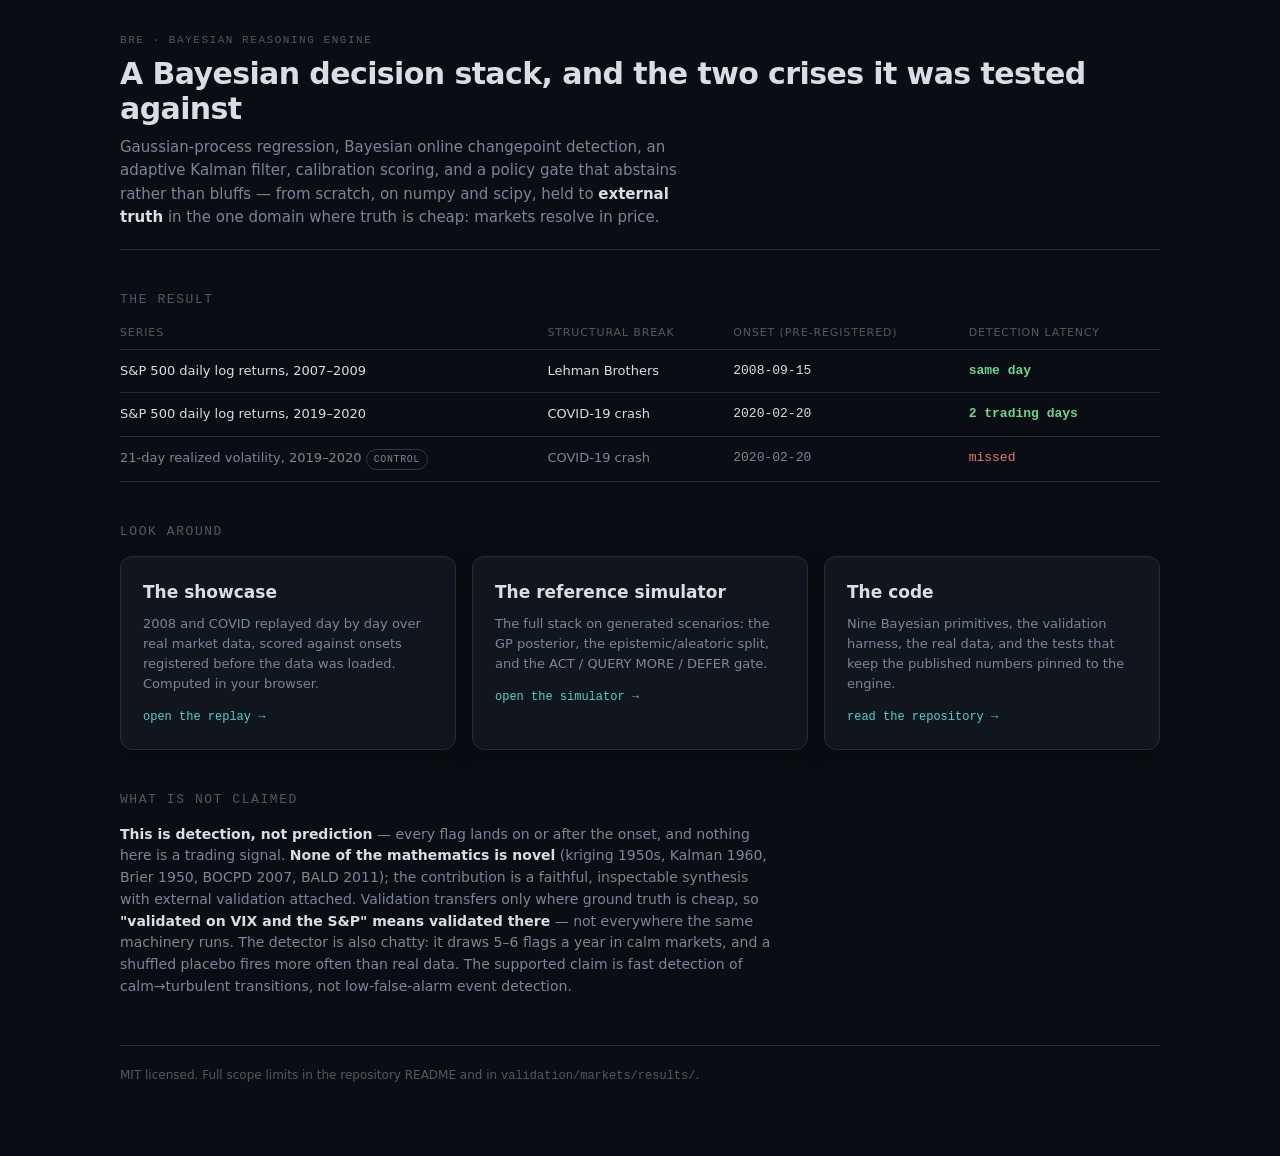
<file: index.html>
<!DOCTYPE html>
<html lang="en" data-theme="dark">
<head>
  <meta charset="utf-8">
  <meta name="viewport" content="width=device-width, initial-scale=1">
  <title>BRE — a Bayesian decision stack</title>
  <meta name="description" content="A from-scratch Bayesian engine, and the two market crises it was tested against: Lehman flagged the same day, COVID two trading days in.">
  <link rel="stylesheet" href="showcase/showcase.css">
  <style>
    .cards { display: grid; grid-template-columns: repeat(auto-fit, minmax(280px, 1fr)); gap: 16px; }
    .card {
      display: block;
      background: var(--surface);
      border: 1px solid var(--border);
      border-radius: var(--radius-lg);
      box-shadow: var(--shadow-card);
      padding: 22px;
      text-decoration: none;
      color: inherit;
      transition: border-color 120ms ease, transform 120ms ease;
    }
    .card:hover { border-color: var(--posterior); transform: translateY(-2px); }
    .card h3 { margin: 0 0 8px; font-size: 17px; }
    .card p { margin: 0; color: var(--text-muted); font-size: 13px; }
    .card .go { display: block; margin-top: 14px; font-family: var(--font-mono); font-size: 12px; color: var(--posterior); }
  </style>
</head>
<body>
<div class="wrap">

  <header class="masthead">
    <div>
      <p class="eyebrow">BRE · Bayesian reasoning engine</p>
      <h1>A Bayesian decision stack, and the two crises it was tested against</h1>
      <p class="lede">
        Gaussian-process regression, Bayesian online changepoint detection, an adaptive
        Kalman filter, calibration scoring, and a policy gate that abstains rather than
        bluffs — from scratch, on numpy and scipy, held to <strong>external truth</strong> in the
        one domain where truth is cheap: markets resolve in price.
      </p>
    </div>
  </header>

  <section>
    <h2>The result</h2>
    <div class="table-scroll">
      <table class="results">
        <thead>
          <tr>
            <th>Series</th><th>Structural break</th><th>Onset (pre-registered)</th><th>Detection latency</th>
          </tr>
        </thead>
        <tbody>
          <tr>
            <td>S&amp;P 500 daily log returns, 2007–2009</td>
            <td>Lehman Brothers</td>
            <td class="num">2008-09-15</td>
            <td class="num"><span class="latency">same day</span></td>
          </tr>
          <tr>
            <td>S&amp;P 500 daily log returns, 2019–2020</td>
            <td>COVID-19 crash</td>
            <td class="num">2020-02-20</td>
            <td class="num"><span class="latency">2 trading days</span></td>
          </tr>
          <tr class="control">
            <td>21-day realized volatility, 2019–2020 <span class="tag">control</span></td>
            <td>COVID-19 crash</td>
            <td class="num">2020-02-20</td>
            <td class="num"><span class="latency miss">missed</span></td>
          </tr>
        </tbody>
      </table>
    </div>
  </section>

  <section>
    <h2>Look around</h2>
    <div class="cards">
      <a class="card" href="showcase/">
        <h3>The showcase</h3>
        <p>2008 and COVID replayed day by day over real market data, scored against onsets
           registered before the data was loaded. Computed in your browser.</p>
        <span class="go">open the replay →</span>
      </a>
      <a class="card" href="sim/">
        <h3>The reference simulator</h3>
        <p>The full stack on generated scenarios: the GP posterior, the
           epistemic/aleatoric split, and the ACT / QUERY MORE / DEFER gate.</p>
        <span class="go">open the simulator →</span>
      </a>
      <a class="card" href="https://github.com/csj571/bre-public">
        <h3>The code</h3>
        <p>Nine Bayesian primitives, the validation harness, the real data, and the tests
           that keep the published numbers pinned to the engine.</p>
        <span class="go">read the repository →</span>
      </a>
    </div>
  </section>

  <section>
    <h2>What is not claimed</h2>
    <div class="prose">
      <p>
        <strong>This is detection, not prediction</strong> — every flag lands on or after the onset,
        and nothing here is a trading signal. <strong>None of the mathematics is novel</strong>
        (kriging 1950s, Kalman 1960, Brier 1950, BOCPD 2007, BALD 2011); the contribution is a
        faithful, inspectable synthesis with external validation attached. Validation transfers
        only where ground truth is cheap, so <strong>"validated on VIX and the S&amp;P" means
        validated there</strong> — not everywhere the same machinery runs. The detector is also
        chatty: it draws 5–6 flags a year in calm markets, and a shuffled placebo fires more
        often than real data. The supported claim is fast detection of calm→turbulent
        transitions, not low-false-alarm event detection.
      </p>
    </div>
  </section>

  <footer>
    MIT licensed. Full scope limits in the repository README and in
    <code>validation/markets/results/</code>.
  </footer>

</div>
</body>
</html>
</file>
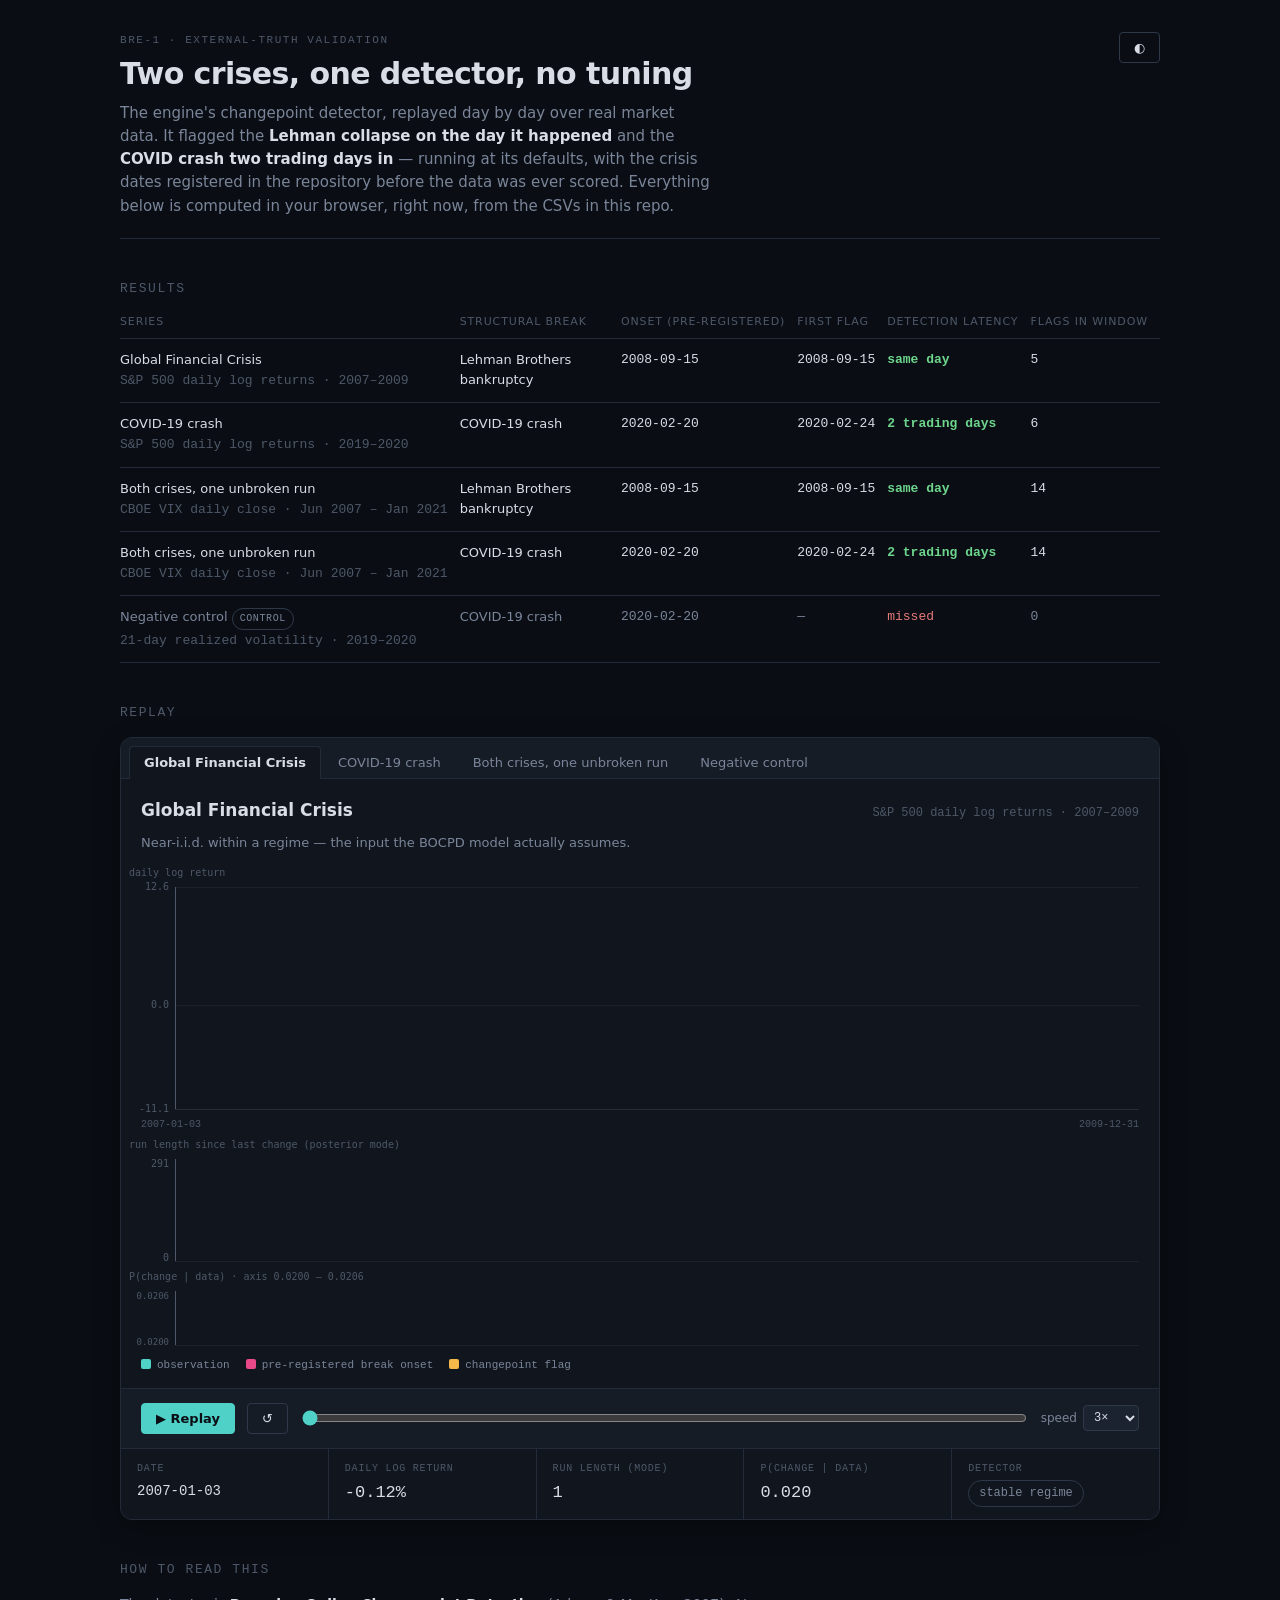
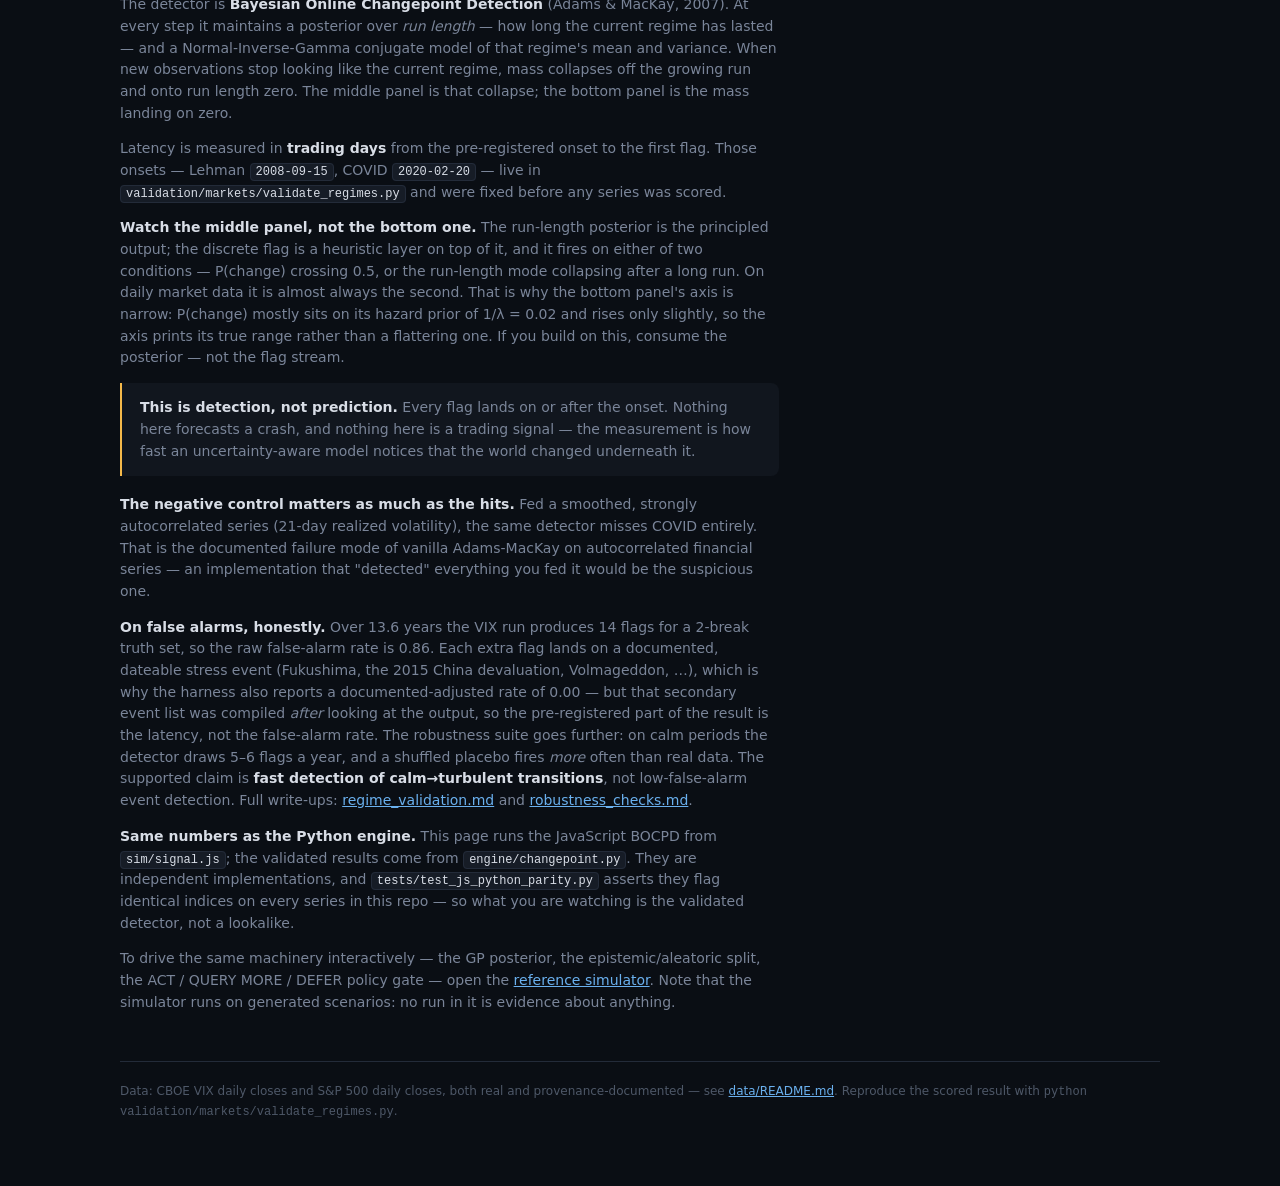
<file: showcase/index.html>
<!DOCTYPE html>
<html lang="en" data-theme="dark">
<head>
  <meta charset="utf-8">
  <meta name="viewport" content="width=device-width, initial-scale=1">
  <title>BRE-1 — detecting the 2008 and COVID regime changes</title>
  <meta name="description" content="Bayesian Online Changepoint Detection replayed over real S&amp;P 500 and VIX data: Lehman flagged the same day, COVID two trading days in.">
  <link rel="stylesheet" href="showcase.css">
</head>
<body>
<div class="wrap">

  <header class="masthead">
    <div>
      <p class="eyebrow">BRE-1 · external-truth validation</p>
      <h1>Two crises, one detector, no tuning</h1>
      <p class="lede">
        The engine's changepoint detector, replayed day by day over real market data.
        It flagged the <strong>Lehman collapse on the day it happened</strong> and the
        <strong>COVID crash two trading days in</strong> — running at its defaults, with the
        crisis dates registered in the repository before the data was ever scored.
        Everything below is computed in your browser, right now, from the CSVs in this repo.
      </p>
    </div>
    <button id="btn-theme" class="btn ghost" title="Toggle light / dark">◐</button>
  </header>

  <section>
    <h2>Results</h2>
    <div class="table-scroll">
      <table class="results">
        <thead>
          <tr>
            <th>Series</th>
            <th>Structural break</th>
            <th>Onset (pre-registered)</th>
            <th>First flag</th>
            <th>Detection latency</th>
            <th>Flags in window</th>
          </tr>
        </thead>
        <tbody id="results-body">
          <tr><td colspan="6" class="num">computing…</td></tr>
        </tbody>
      </table>
    </div>
  </section>

  <section>
    <h2>Replay</h2>
    <div class="panel" id="panel" hidden>
      <div class="tabs" id="tabs" role="tablist"></div>

      <div class="case-head">
        <h3 id="case-title"></h3>
        <span class="sub" id="case-sub"></span>
      </div>
      <p class="case-note" id="case-note"></p>

      <div class="charts">
        <canvas id="chart-series" data-height="252"></canvas>
        <div class="axis-note"><span id="x-start"></span><span id="x-end"></span></div>
        <canvas id="chart-runlength" data-height="132"></canvas>
        <canvas id="chart-p0" data-height="84"></canvas>
      </div>

      <div class="legend">
        <span><i class="swatch" style="background: var(--posterior)"></i>observation</span>
        <span><i class="swatch" style="background: var(--break)"></i>pre-registered break onset</span>
        <span><i class="swatch" style="background: var(--observation)"></i>changepoint flag</span>
      </div>

      <div class="transport">
        <button id="btn-play" class="btn primary">▶ Replay</button>
        <button id="btn-restart" class="btn">↺</button>
        <input id="scrub" type="range" min="0" max="100" value="100" aria-label="Position in series">
        <span class="speed">
          <label for="speed">speed</label>
          <select id="speed">
            <option value="1">1×</option>
            <option value="3" selected>3×</option>
            <option value="8">8×</option>
            <option value="20">20×</option>
          </select>
        </span>
      </div>

      <div class="readout">
        <div class="stat">
          <span class="label">Date</span>
          <span class="value small" id="stat-date">—</span>
        </div>
        <div class="stat">
          <span class="label" id="stat-obs-label">Observation</span>
          <span class="value" id="stat-obs">—</span>
        </div>
        <div class="stat">
          <span class="label">Run length (mode)</span>
          <span class="value" id="stat-run">—</span>
        </div>
        <div class="stat">
          <span class="label">P(change | data)</span>
          <span class="value" id="stat-p0">—</span>
        </div>
        <div class="stat">
          <span class="label">Detector</span>
          <span class="value small"><span class="status-chip" id="stat-status">stable regime</span></span>
        </div>
      </div>
    </div>
    <div id="error" class="error" hidden></div>
  </section>

  <section>
    <h2>How to read this</h2>
    <div class="prose">
      <p>
        The detector is <strong>Bayesian Online Changepoint Detection</strong> (Adams &amp; MacKay,
        2007). At every step it maintains a posterior over <em>run length</em> — how long the
        current regime has lasted — and a Normal-Inverse-Gamma conjugate model of that
        regime's mean and variance. When new observations stop looking like the current
        regime, mass collapses off the growing run and onto run length zero. The middle
        panel is that collapse; the bottom panel is the mass landing on zero.
      </p>
      <p>
        Latency is measured in <strong>trading days</strong> from the pre-registered onset to the
        first flag. Those onsets — Lehman <code>2008-09-15</code>, COVID <code>2020-02-20</code> —
        live in <code>validation/markets/validate_regimes.py</code> and were fixed before any
        series was scored.
      </p>
      <p>
        <strong>Watch the middle panel, not the bottom one.</strong> The run-length posterior is
        the principled output; the discrete flag is a heuristic layer on top of it, and it
        fires on either of two conditions — P(change) crossing 0.5, or the run-length mode
        collapsing after a long run. On daily market data it is almost always the second.
        That is why the bottom panel's axis is narrow: P(change) mostly sits on its hazard
        prior of 1/λ = 0.02 and rises only slightly, so the axis prints its true range rather
        than a flattering one. If you build on this, consume the posterior — not the flag stream.
      </p>

      <div class="callout">
        <p>
          <strong>This is detection, not prediction.</strong> Every flag lands on or after the
          onset. Nothing here forecasts a crash, and nothing here is a trading signal —
          the measurement is how fast an uncertainty-aware model notices that the world
          changed underneath it.
        </p>
      </div>

      <p>
        <strong>The negative control matters as much as the hits.</strong> Fed a smoothed,
        strongly autocorrelated series (21-day realized volatility), the same detector
        misses COVID entirely. That is the documented failure mode of vanilla
        Adams-MacKay on autocorrelated financial series — an implementation that
        "detected" everything you fed it would be the suspicious one.
      </p>

      <p>
        <strong>On false alarms, honestly.</strong> Over 13.6 years the VIX run produces 14
        flags for a 2-break truth set, so the raw false-alarm rate is 0.86. Each extra
        flag lands on a documented, dateable stress event (Fukushima, the 2015 China
        devaluation, Volmageddon, …), which is why the harness also reports a
        documented-adjusted rate of 0.00 — but that secondary event list was compiled
        <em>after</em> looking at the output, so the pre-registered part of the result is the
        latency, not the false-alarm rate. The robustness suite goes further: on calm
        periods the detector draws 5–6 flags a year, and a shuffled placebo fires
        <em>more</em> often than real data. The supported claim is <strong>fast detection of
        calm→turbulent transitions</strong>, not low-false-alarm event detection.
        Full write-ups: <a href="../validation/markets/results/regime_validation.md">regime_validation.md</a>
        and <a href="../validation/markets/results/robustness_checks.md">robustness_checks.md</a>.
      </p>

      <p>
        <strong>Same numbers as the Python engine.</strong> This page runs the JavaScript BOCPD
        from <code>sim/signal.js</code>; the validated results come from
        <code>engine/changepoint.py</code>. They are independent implementations, and
        <code>tests/test_js_python_parity.py</code> asserts they flag identical indices on every
        series in this repo — so what you are watching is the validated detector, not a
        lookalike.
      </p>

      <p>
        To drive the same machinery interactively — the GP posterior, the
        epistemic/aleatoric split, the ACT / QUERY MORE / DEFER policy gate — open the
        <a href="../sim/index.html">reference simulator</a>. Note that the simulator runs on
        generated scenarios: no run in it is evidence about anything.
      </p>
    </div>
  </section>

  <footer>
    Data: CBOE VIX daily closes and S&amp;P 500 daily closes, both real and
    provenance-documented — see <a href="../validation/markets/data/README.md">data/README.md</a>.
    Reproduce the scored result with
    <code>python validation/markets/validate_regimes.py</code>.
  </footer>

</div>
<script type="module" src="showcase.js"></script>
</body>
</html>
</file>
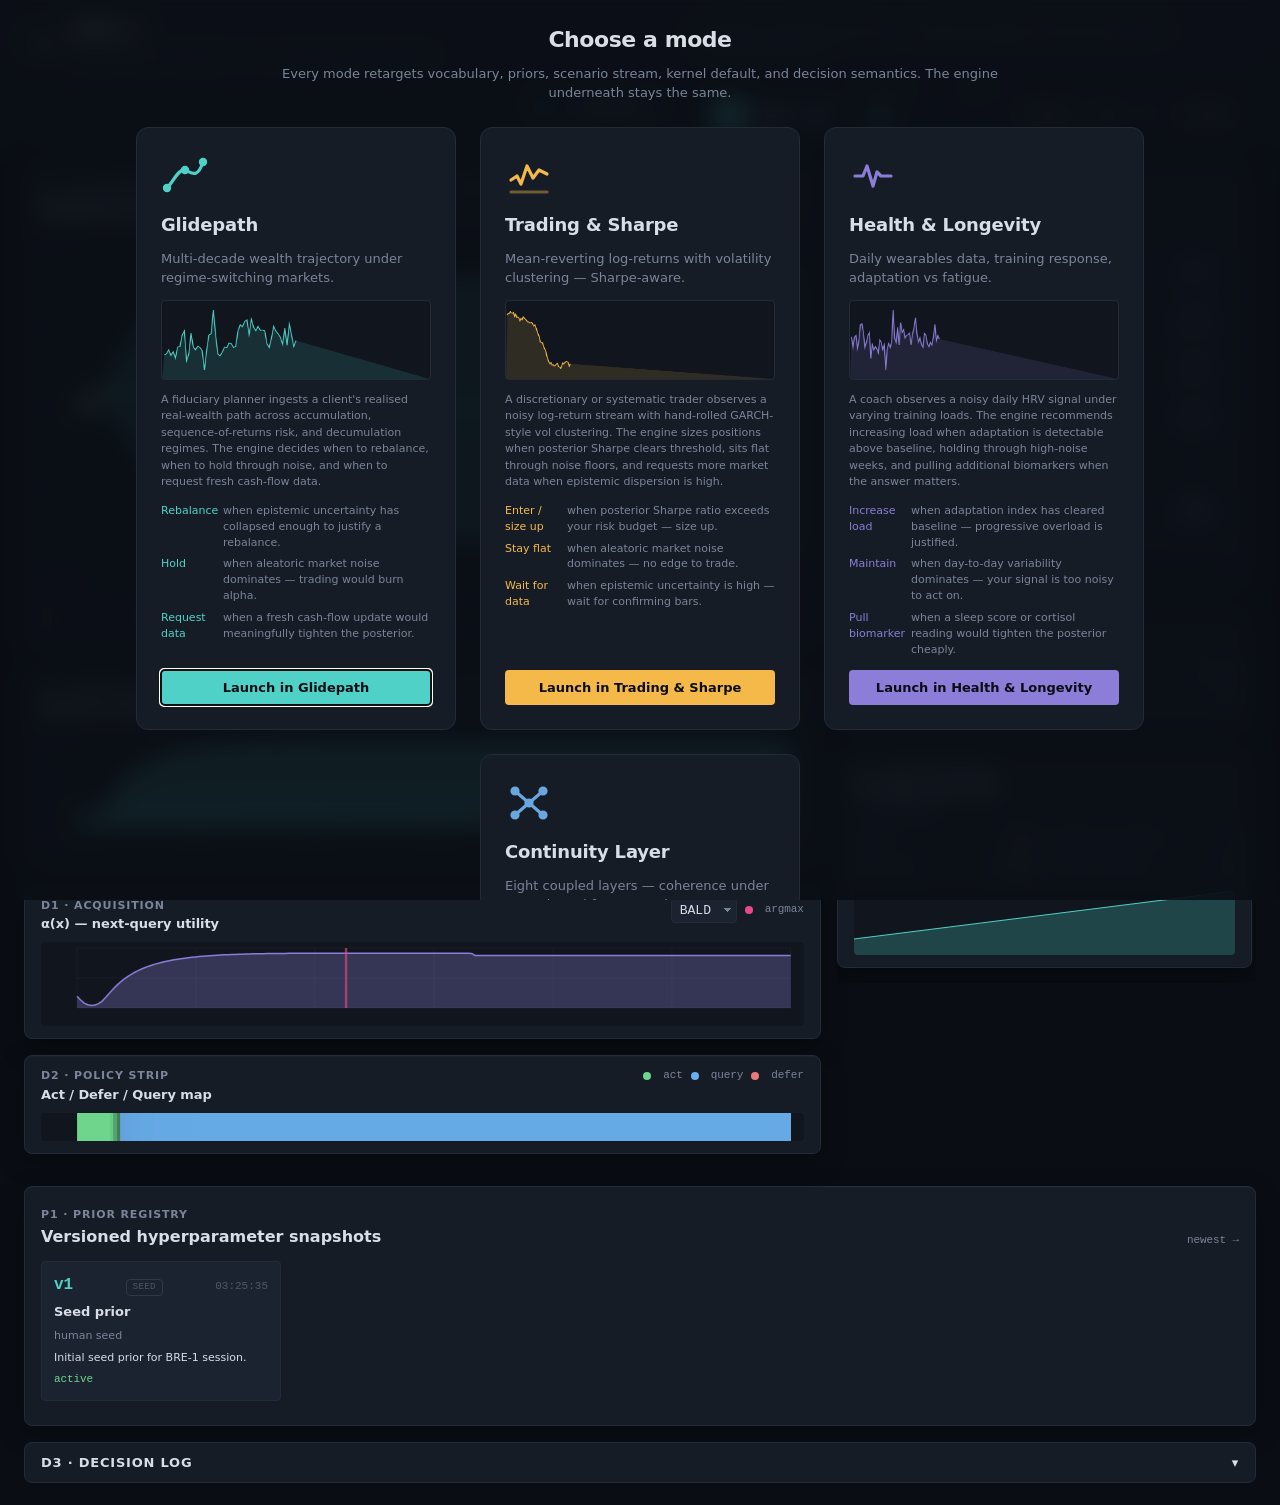
<file: sim/index.html>
<!doctype html>
<html lang="en" data-theme="dark">
<head>
<meta charset="utf-8" />
<meta name="viewport" content="width=device-width, initial-scale=1" />
<title>BRE-1 Reference Simulator</title>
<meta name="description" content="Bayesian Reasoning Engine — live, inspectable, fiduciary-grade." />
<link rel="preconnect" href="https://api.fontshare.com" />
<link href="https://api.fontshare.com/v2/css?f[]=general-sans@400,500,600,700&f[]=geist-mono@400,500&display=swap" rel="stylesheet" />
<link rel="stylesheet" href="style.css" />
<link rel="icon" href="data:image/svg+xml;utf8,<svg xmlns='http://www.w3.org/2000/svg' viewBox='0 0 32 32'><circle cx='16' cy='16' r='5' fill='%234fd1c7'/><path d='M2 22q7-10 14 0t14-0' fill='none' stroke='%234fd1c7' stroke-width='2'/></svg>" />
</head>
<body>
  <!-- ─────────── TOP BAR ─────────── -->
  <header class="topbar">
    <div class="brand">
      <svg class="logo" viewBox="0 0 36 36" aria-label="BRE-1 logo" fill="none">
        <defs>
          <linearGradient id="lg" x1="0" y1="0" x2="1" y2="1">
            <stop offset="0" stop-color="#4fd1c7"/>
            <stop offset="1" stop-color="#8b7dd8"/>
          </linearGradient>
        </defs>
        <path d="M3 22 Q9 12, 15 22 T27 22 T33 22" stroke="url(#lg)" stroke-width="1.6" fill="none"/>
        <path d="M3 16 Q9 6, 15 16 T27 16 T33 16" stroke="url(#lg)" stroke-width="1.6" opacity="0.55" fill="none"/>
        <circle cx="6" cy="22" r="2.1" fill="#4fd1c7"/>
        <circle cx="15" cy="16" r="2.1" fill="#8b7dd8"/>
        <circle cx="24" cy="22" r="2.1" fill="#f5b94a"/>
        <circle cx="30" cy="16" r="2.1" fill="#e94989"/>
      </svg>
      <div class="brand-text">
        <h1>BRE-1</h1>
        <span class="subtitle">Bayesian Reasoning Engine — live, inspectable, fiduciary-grade</span>
      </div>
    </div>

    <div class="tagline">An inference substrate that tells you, in calibrated probability, exactly when to trust it and exactly when not to.</div>

    <button id="chip-mode" class="mode-chip" type="button" data-testid="chip-current-mode">
      <span class="mode-chip-icon" id="chip-icon"></span>
      <span class="mode-chip-name mono" id="chip-name">Glidepath</span>
      <svg class="mode-chip-chevron" viewBox="0 0 12 12" aria-hidden="true"><path d="M3 4.5 L 6 7.5 L 9 4.5" fill="none" stroke="currentColor" stroke-width="1.4" stroke-linecap="round" stroke-linejoin="round"/></svg>
    </button>

    <div class="controls">
      <div class="ctrl-group transport">
        <button id="btn-run" class="btn primary" data-testid="button-run" title="Run">▶</button>
        <button id="btn-pause" class="btn" data-testid="button-pause" title="Pause">❚❚</button>
        <button id="btn-step" class="btn" data-testid="button-step" title="Step">▶|</button>
      </div>

      <div class="ctrl-group">
        <label class="ctrl-label">Tick rate <span id="readout-tick" class="mono">2.0 Hz</span></label>
        <input type="range" id="slider-tick-rate" min="0.5" max="10" step="0.5" value="2" data-testid="slider-tick-rate" />
      </div>

      <div class="ctrl-group end">
        <button id="btn-reset" class="btn ghost" data-testid="button-reset" title="Reset to seed prior">⟲ Reset</button>
        <button id="btn-theme" class="btn ghost" data-testid="button-theme" title="Toggle theme">◐</button>
        <button id="btn-help" class="btn ghost" data-testid="button-help" title="Help">?</button>
        <button id="btn-export" class="btn ghost" data-testid="button-export" title="Export JSON">⤓ JSON</button>
      </div>
    </div>
  </header>

  <!-- ─────────── MAIN ─────────── -->
  <main class="main">
    <!-- LEFT: hero plots -->
    <section class="left">
      <article class="card hero-card">
        <header class="card-head">
          <div>
            <div class="card-eyebrow">I1 · GP Surrogate</div>
            <h2>Posterior over <span class="mono">f(x)</span></h2>
          </div>
          <div class="legend mono">
            <span class="lg-dot" style="background:var(--posterior)"></span> posterior μ
            <span class="lg-dot" style="background:var(--posterior);opacity:.35"></span> epistemic
            <span class="lg-dot" style="background:var(--posterior);opacity:.15"></span> aleatoric
            <span class="lg-dot" style="background:var(--observation)"></span> obs
            <span class="lg-dot" style="background:var(--paradigm)"></span> regime
            <label class="toggle"><input type="checkbox" id="toggle-truth" data-testid="toggle-truth"/> truth</label>
          </div>
        </header>
        <div class="canvas-wrap"><canvas id="gp-canvas" data-testid="canvas-gp"></canvas></div>
        <div class="hover-readout mono" id="hover-readout">
          <span>x: <b id="hov-x">—</b></span>
          <span>μ: <b id="hov-mu">—</b></span>
          <span>σ<sub>f</sub>: <b id="hov-sf">—</b></span>
          <span>σ<sub>n</sub>: <b id="hov-sn">—</b></span>
          <span>H: <b id="hov-h">—</b></span>
        </div>
      </article>

      <article class="card stack-card">
        <header class="card-head compact">
          <div>
            <div class="card-eyebrow">I3 · Entropy Decomposition</div>
            <h3>Aleatoric &amp; Epistemic share</h3>
          </div>
          <div class="legend mono small">
            <span class="lg-dot epi"></span> epistemic (reducible)
            <span class="lg-dot ale"></span> aleatoric (irreducible)
          </div>
        </header>
        <div class="canvas-wrap small"><canvas id="entropy-canvas" data-testid="canvas-entropy"></canvas></div>
      </article>

      <article class="card stack-card">
        <header class="card-head compact">
          <div>
            <div class="card-eyebrow">D1 · Acquisition</div>
            <h3>α(x) — next-query utility</h3>
          </div>
          <div class="legend mono small">
            <select id="acq-fn" data-testid="select-acquisition">
              <option value="bald">BALD</option>
              <option value="ei">EI</option>
              <option value="ucb">UCB</option>
              <option value="mes">MES</option>
            </select>
            <span class="lg-dot" style="background:var(--paradigm)"></span> argmax
          </div>
        </header>
        <div class="canvas-wrap xsmall"><canvas id="acq-canvas" data-testid="canvas-acq"></canvas></div>
      </article>

      <article class="card stack-card strip-card">
        <header class="card-head compact">
          <div>
            <div class="card-eyebrow">D2 · Policy Strip</div>
            <h3>Act / Defer / Query map</h3>
          </div>
          <div class="legend mono small">
            <span class="lg-dot" style="background:var(--act)"></span> act
            <span class="lg-dot" style="background:var(--query)"></span> query
            <span class="lg-dot" style="background:var(--defer)"></span> defer
          </div>
        </header>
        <div class="canvas-wrap strip"><canvas id="strip-canvas" data-testid="canvas-strip"></canvas></div>
      </article>
    </section>

    <!-- RIGHT: graph + inspectors -->
    <aside class="right">
      <article class="card graph-card">
        <header class="card-head compact">
          <div>
            <div class="card-eyebrow">Architecture</div>
            <h3>BRE-1 · eight-node pipeline</h3>
          </div>
        </header>
        <svg id="arch-svg" class="arch-svg" viewBox="0 0 360 320" preserveAspectRatio="xMidYMid meet"></svg>
        <div class="node-doc mono small" id="node-doc">Click any node to see what it does.</div>
      </article>

      <!-- Continuity Layer panel — shown only in Continuity mode -->
      <article class="card coupling-card" id="coupling-panel" hidden>
        <header class="card-head compact">
          <div>
            <div class="card-eyebrow">Continuity Layer</div>
            <h3>Coupled system · 8 layers</h3>
          </div>
          <div class="continuity-gauge">
            <span class="cg-value mono" id="coupling-index">—</span>
            <div class="cg-meter"><div class="cg-fill" id="coupling-meter"></div></div>
          </div>
        </header>
        <svg id="coupling-svg" class="coupling-svg" viewBox="0 0 360 300" preserveAspectRatio="xMidYMid meet"></svg>
        <div class="coupling-foot">
          <div class="coupling-readouts mono small">
            <span>coherence <b id="coupling-coh">—</b></span>
            <span>λ₂ <b id="coupling-fiedler">—</b></span>
            <span>fragmenting <b id="coupling-frag">—</b></span>
          </div>
          <div class="metric-toggle small">
            <span class="mt-label">index source</span>
            <button type="button" id="metric-corr" class="mt-btn active" data-metric="corr">correlation</button>
            <button type="button" id="metric-fiedler" class="mt-btn" data-metric="fiedler">connectivity</button>
          </div>
        </div>
        <div class="node-doc mono small" id="coupling-doc">Click a layer to inspect it. Edges show live cross-layer correlation; a shock cascade decouples layers and the continuity index drops.</div>
      </article>

      <!-- Inspector cards (compact). Each links to its node. -->
      <article class="card node-card" id="card-S1" data-node="S1">
        <header class="card-head compact"><div><div class="card-eyebrow" data-mode-eyebrow="S1">S1 · Data Stream</div><h3 data-mode-title="S1">Observations / tick</h3></div></header>
        <div class="kv">
          <div><span class="k">latest x</span><span class="v mono" id="s1-x">—</span></div>
          <div><span class="k">latest y</span><span class="v mono" id="s1-y">—</span></div>
          <div><span class="k">regime</span><span class="v mono" id="s1-regime">A</span></div>
          <div><span class="k">n</span><span class="v mono" id="s1-n">0</span></div>
        </div>
      </article>

      <article class="card node-card" id="card-S2" data-node="S2">
        <header class="card-head compact"><div><div class="card-eyebrow" data-mode-eyebrow="S2">S2 · Signal Conditioning</div><h3 data-mode-title="S2">Kalman + BOCPD</h3><span class="flag" id="s2-flag">stationary</span></div></header>
        <div class="kv">
          <div><span class="k">P(r=0)</span><span class="v mono" id="s2-p0">0.00</span></div>
          <div><span class="k">mode run-length</span><span class="v mono" id="s2-mode">0</span></div>
          <div><span class="k">resid var</span><span class="v mono" id="s2-rv">0.00</span></div>
          <div><span class="k">change-points</span><span class="v mono" id="s2-cp">0</span></div>
        </div>
        <div class="inset"><canvas id="bocpd-canvas" data-testid="canvas-bocpd"></canvas></div>
      </article>

      <article class="card node-card" id="card-S3" data-node="S3">
        <header class="card-head compact"><div><div class="card-eyebrow" data-mode-eyebrow="S3">S3 · Feature Extractor</div><h3 data-mode-title="S3">φ(x) → μ<sub>φ</sub>, Σ<sub>φ</sub></h3></div></header>
        <div class="kv">
          <div><span class="k">dim φ</span><span class="v mono" id="s3-dim">1</span></div>
          <div><span class="k">μ<sub>φ</sub></span><span class="v mono" id="s3-mu">[—]</span></div>
          <div><span class="k">||Σ<sub>φ</sub>||</span><span class="v mono" id="s3-cov">—</span></div>
        </div>
      </article>

      <article class="card node-card" id="card-P1" data-node="P1">
        <header class="card-head compact"><div><div class="card-eyebrow" data-mode-eyebrow="P1">P1 · Prior Registry</div><h3 data-mode-title="P1">Current version</h3></div></header>
        <div class="kv">
          <div><span class="k">version</span><span class="v mono" id="p1-ver">v1</span></div>
          <div><span class="k">author</span><span class="v mono" id="p1-author">human seed</span></div>
          <div><span class="k">justification</span><span class="v mono small" id="p1-just">Initial seed.</span></div>
        </div>
      </article>

      <article class="card node-card" id="card-P2" data-node="P2">
        <header class="card-head compact"><div><div class="card-eyebrow" data-mode-eyebrow="P2">P2 · Hierarchical Prior</div><h3 data-mode-title="P2">Partial pooling τ</h3></div></header>
        <div class="ctrl-row" data-mode-tooltip="slider-tau">
          <label class="ctrl-label"><span class="ctrl-label-text" data-mode-label="slider-tau">τ<sub>group</sub></span> <span id="readout-tau" class="mono">0.50</span></label>
          <input type="range" id="slider-tau" min="0" max="1" step="0.01" value="0.5" data-testid="slider-tau"/>
        </div>
        <div class="tree mono small">
          global μ<sub>0</sub>=0<br/>
          ├─ regime A (n=<span id="p2-na">0</span>)<br/>
          └─ regime B (n=<span id="p2-nb">0</span>)
        </div>
      </article>

      <article class="card node-card" id="card-P3" data-node="P3">
        <header class="card-head compact"><div><div class="card-eyebrow" data-mode-eyebrow="P3">P3 · GP Kernel</div><h3 data-mode-title="P3">Library &amp; hyperparameters</h3></div></header>
        <div class="ctrl-row">
          <label class="ctrl-label">Kernel</label>
          <select id="kernel-select" data-testid="select-kernel">
            <option value="rbf">RBF</option>
            <option value="matern32">Matérn-3/2</option>
            <option value="matern52" selected>Matérn-5/2</option>
            <option value="periodic">Periodic</option>
            <option value="spectralmix">Spectral Mixture</option>
            <option value="linear_matern52">Linear + Matérn-5/2</option>
          </select>
        </div>
        <div class="ctrl-row" data-mode-tooltip="slider-ell">
          <label class="ctrl-label"><span class="ctrl-label-text" data-mode-label="slider-ell">ℓ (lengthscale)</span> <span id="readout-ell" class="mono">1.20</span></label>
          <input type="range" id="slider-ell" min="0.1" max="20" step="0.05" value="1.2" data-testid="slider-lengthscale"/>
          <span class="prior-tag mono">ℓ ~ Gamma(2,1)</span>
        </div>
        <div class="ctrl-row" data-mode-tooltip="slider-eta">
          <label class="ctrl-label"><span class="ctrl-label-text" data-mode-label="slider-eta">η (amplitude)</span> <span id="readout-eta" class="mono">1.00</span></label>
          <input type="range" id="slider-eta" min="0.05" max="15" step="0.05" value="1" data-testid="slider-eta"/>
          <span class="prior-tag mono">η ~ HalfN(0,1)</span>
        </div>
        <div class="ctrl-row" data-mode-tooltip="slider-sigman">
          <label class="ctrl-label"><span class="ctrl-label-text" data-mode-label="slider-sigman">σ<sub>n</sub> (noise)</span> <span id="readout-sigman" class="mono">0.30</span></label>
          <input type="range" id="slider-sigman" min="0.005" max="15" step="0.005" value="0.3" data-testid="slider-sigman"/>
          <span class="prior-tag mono">σ<sub>n</sub> ~ HalfN(0,0.5)</span>
        </div>
        <div class="kernel-formula mono small" id="kernel-formula">k(r) = η²(1 + √5·r/ℓ + 5r²/(3ℓ²)) exp(−√5·r/ℓ)</div>
        <button class="btn small" id="btn-optimize" data-testid="button-optimize" title="Set ℓ, η, σ_n to the values that maximise the log marginal likelihood (type-II MLE).">↯ Optimize hyperparameters</button>
      </article>

      <article class="card node-card" id="card-I1" data-node="I1">
        <header class="card-head compact"><div><div class="card-eyebrow" data-mode-eyebrow="I1">I1 · GP Surrogate</div><h3 data-mode-title="I1">Posterior summary</h3></div></header>
        <div class="kv">
          <div><span class="k">grid size</span><span class="v mono">200</span></div>
          <div><span class="k">mean σ<sub>f</sub></span><span class="v mono" id="i1-sigf">—</span></div>
          <div><span class="k">peak μ</span><span class="v mono" id="i1-peakmu">—</span></div>
        </div>
      </article>

      <article class="card node-card" id="card-I2" data-node="I2">
        <header class="card-head compact"><div><div class="card-eyebrow" data-mode-eyebrow="I2">I2 · Posterior Engine</div><h3 data-mode-title="I2">Hyperparameter ensemble</h3></div></header>
        <div class="kv">
          <div><span class="k" title="Kish effective sample size of the importance-weighted hyperparameter ensemble (1…K).">ESS</span><span class="v mono" id="i2-ess" data-testid="text-ess">—</span></div>
          <div><span class="k" title="Normalised entropy of the ensemble weights. ~0 = data pin θ down; ~1 = many θ fit equally well.">ensemble H</span><span class="v mono" id="i2-ent">—</span></div>
          <div><span class="k" title="Number of hyperparameter draws θ in the ensemble.">draws K</span><span class="v mono" id="i2-k">16</span></div>
        </div>
        <div class="inset xs"><canvas id="trace-canvas" title="μ at the plot center over recent ticks"></canvas></div>
        <div class="inset-label mono" style="display:flex;justify-content:space-between;font-size:10px;color:var(--text-muted);margin-top:6px"><span>ESS trajectory</span><span data-testid="text-ess-range" id="i2-ess-range">—</span></div>
        <div class="inset xs"><canvas id="ess-canvas" title="Effective sample size of the hyperparameter ensemble over the last 50 ticks"></canvas></div>
        <button class="btn small" id="btn-rerun" data-testid="button-rerun-diag">↻ Resample ensemble</button>
      </article>

      <article class="card node-card" id="card-I3" data-node="I3">
        <header class="card-head compact"><div><div class="card-eyebrow" data-mode-eyebrow="I3">I3 · Entropy Estimator</div><h3 data-mode-title="I3">At cursor</h3></div></header>
        <div class="kv">
          <div><span class="k">H<sub>total</sub></span><span class="v mono" id="i3-htot">—</span></div>
          <div><span class="k" id="i3-hale-label">H<sub>aleatoric</sub></span><span class="v mono" id="i3-hale">—</span></div>
          <div><span class="k" id="i3-hepi-label">H<sub>epistemic</sub></span><span class="v mono" id="i3-hepi">—</span></div>
          <div id="i3-derived-row" hidden><span class="k" id="i3-derived-label">derived</span><span class="v mono" id="i3-derived">—</span></div>
        </div>
        <div class="i3-formula mono small" id="i3-formula">H = ½ log(2πe(σ<sub>f</sub>² + σ<sub>n</sub>²))</div>
      </article>

      <article class="card node-card" id="card-I4" data-node="I4">
        <header class="card-head compact"><div><div class="card-eyebrow" data-mode-eyebrow="I4">I4 · Model Evidence</div><h3 data-mode-title="I4">log p(y | X, θ)</h3></div></header>
        <div class="kv">
          <div><span class="k">current</span><span class="v mono" id="i4-current">—</span></div>
        </div>
        <div class="bma" id="i4-bma"></div>
      </article>

      <article class="card node-card" id="card-D1" data-node="D1">
        <header class="card-head compact"><div><div class="card-eyebrow" data-mode-eyebrow="D1">D1 · Acquisition</div><h3 data-mode-title="D1">Argmax target</h3></div></header>
        <div class="kv">
          <div><span class="k">acq fn</span><span class="v mono" id="d1-fn">BALD</span></div>
          <div><span class="k">x*</span><span class="v mono" id="d1-xstar">—</span></div>
          <div><span class="k">α(x*)</span><span class="v mono" id="d1-avalue">—</span></div>
        </div>
      </article>

      <article class="card node-card" id="card-D2" data-node="D2">
        <header class="card-head compact"><div><div class="card-eyebrow" data-mode-eyebrow="D2">D2 · Policy Selector</div><h3 data-mode-title="D2">Thresholds</h3></div></header>
        <div class="ctrl-row" data-mode-tooltip="slider-tact">
          <label class="ctrl-label"><span class="ctrl-label-text" data-mode-label="slider-tact">τ<sub>act</sub> (max H)</span> <span id="readout-tact" class="mono">0.40</span></label>
          <input type="range" id="slider-tact" min="-2.0" max="3" step="0.05" value="0.4" data-testid="slider-tact"/>
        </div>
        <div class="ctrl-row" data-mode-tooltip="slider-tdef">
          <label class="ctrl-label"><span class="ctrl-label-text" data-mode-label="slider-tdef">τ<sub>defer</sub> (H<sub>ale</sub>/H<sub>tot</sub>)</span> <span id="readout-tdef" class="mono">0.55</span></label>
          <input type="range" id="slider-tdef" min="0.3" max="1" step="0.01" value="0.55" data-testid="slider-tdef"/>
        </div>
        <div class="ctrl-row" data-mode-tooltip="slider-eig">
          <label class="ctrl-label"><span class="ctrl-label-text" data-mode-label="slider-eig">EIG<sub>min</sub></span> <span id="readout-eig" class="mono">0.40</span></label>
          <input type="range" id="slider-eig" min="0" max="2" step="0.05" value="0.4" data-testid="slider-eigmin"/>
        </div>
      </article>

      <article class="card node-card" id="card-D3" data-node="D3">
        <header class="card-head compact"><div><div class="card-eyebrow" data-mode-eyebrow="D3">D3 · Action Executor</div><h3 data-mode-title="D3">Recent decisions</h3></div></header>
        <div class="kv">
          <div><span class="k" id="d3-act-label">act</span><span class="v mono" id="d3-act">0</span></div>
          <div><span class="k" id="d3-defer-label">defer</span><span class="v mono" id="d3-defer">0</span></div>
          <div><span class="k" id="d3-query-label">query</span><span class="v mono" id="d3-query">0</span></div>
          <div id="d3-derived-row" hidden><span class="k" id="d3-derived-label">derived</span><span class="v mono" id="d3-derived">—</span></div>
        </div>
        <button class="btn small" id="btn-copy-log" data-testid="button-copy-log">⎘ Copy JSON</button>
      </article>

      <article class="card node-card" id="card-D4" data-node="D4">
        <header class="card-head compact"><div><div class="card-eyebrow" data-mode-eyebrow="D4">D4 · Posterior → Prior</div><h3 data-mode-title="D4">Promotion gate</h3></div></header>
        <div class="ctrl-row" data-mode-tooltip="slider-bf" title="Promote when log BF ≥ log(threshold). Basis is epistemic entropy reduction since last reset — not cumulative log marginal likelihood, which isn't monotone in N.">
          <label class="ctrl-label"><span class="ctrl-label-text" data-mode-label="slider-bf">Bayes-factor threshold</span> <span id="readout-bf" class="mono">10.0</span></label>
          <input type="range" id="slider-bf" min="2" max="50" step="0.5" value="10" data-testid="slider-bf"/>
        </div>
        <div class="kv">
          <div><span class="k">path</span><span class="v mono" id="d4-path">conjugate fast path</span></div>
          <div><span class="k" title="max(H_epi_reference − H_epi_current, 0), in nats. Resets on promotions and change points.">log BF (nats)</span><span class="v mono" id="d4-evidence">0.00</span></div>
          <div><span class="k">obs since promo</span><span class="v mono" id="d4-since">0</span></div>
        </div>
        <div class="gate" id="d4-gate">closed</div>
      </article>
    </aside>
  </main>

  <!-- ─────────── REGISTRY STRIP ─────────── -->
  <section class="registry">
    <header class="registry-head">
      <div><span class="card-eyebrow">P1 · Prior Registry</span><h3>Versioned hyperparameter snapshots</h3></div>
      <div class="mono small text-muted">newest →</div>
    </header>
    <div class="registry-scroll" id="registry-scroll"></div>
  </section>

  <!-- ─────────── DECISION LOG ─────────── -->
  <section class="decision-log" id="decision-log">
    <button class="log-toggle" id="log-toggle" data-testid="button-log-toggle">
      <span>D3 · Decision Log</span><span class="caret">▾</span>
    </button>
    <div class="log-body" id="log-body" hidden>
      <table class="log-table">
        <thead><tr><th>t</th><th>class</th><th>x</th><th>μ</th><th>σ<sub>f</sub></th><th>H<sub>tot</sub></th><th>H<sub>epi</sub></th><th>prior</th></tr></thead>
        <tbody id="log-tbody"></tbody>
      </table>
    </div>
  </section>

  <!-- ─────────── HELP MODAL ─────────── -->
  <div class="modal-shroud" id="help-modal" hidden>
    <div class="modal">
      <header class="modal-head">
        <h2>BRE-1 — Reading the Simulator</h2>
        <button class="btn ghost" id="btn-help-close" data-testid="button-help-close">✕</button>
      </header>
      <div class="modal-body">
        <section>
          <h3>The Eight Nodes</h3>
          <ul class="nodes-list">
            <li><b>S1 · Data Stream</b> — emits one observation per tick from the active scenario.</li>
            <li><b>S2 · Signal Conditioning</b> — Kalman filter + BOCPD change-point detector. Fires regime flag when P(r=0) &gt; 0.5.</li>
            <li><b>S3 · Feature Extractor</b> — assembles μ<sub>φ</sub>, Σ<sub>φ</sub> from S2 outputs.</li>
            <li><b>P1 · Prior Registry</b> — versioned, in-memory store of every prior promotion.</li>
            <li><b>P2 · Hierarchical Prior</b> — partial-pooling τ for cross-regime sharing.</li>
            <li><b>P3 · GP Kernel</b> — kernel library + live hyperparameters with priors.</li>
            <li><b>I1 · GP Surrogate</b> — the hero plot: μ(x) ± aleatoric ± epistemic.</li>
            <li><b>I2 · Posterior Engine</b> — importance-weighted hyperparameter ensemble. Reports the effective sample size (ESS) and how concentrated the marginal over (ℓ, η, σ<sub>n</sub>) is. No MCMC: the GP posterior is closed-form.</li>
            <li><b>I3 · Entropy Estimator</b> — H<sub>total</sub> = H<sub>aleatoric</sub> + H<sub>epistemic</sub> decomposition.</li>
            <li><b>I4 · Model Evidence</b> — log p(y | X, θ) plus BMA bar chart over kernels.</li>
            <li><b>D1 · Acquisition</b> — EI / UCB / MES / BALD; argmax marks next query.</li>
            <li><b>D2 · Policy</b> — act / defer / query strip below the GP plot.</li>
            <li><b>D3 · Action Executor</b> — audit log of every decision with the full pre-action belief.</li>
            <li><b>D4 · Posterior → Prior</b> — Bayes-factor promotion gate. Writes a new P1 version when it fires.</li>
          </ul>
        </section>
        <section>
          <h3>The Three Demos</h3>
          <ol>
            <li><b>Regime change &amp; non-stationarity.</b> Run the default scenario. Watch S2's BOCPD inset; a magenta line drops at x ≈ 2. The epistemic band visibly re-opens — this is BONE-style discount.</li>
            <li><b>Epistemic vs. aleatoric split.</b> In the entropy strip below the main plot, the darker layer is epistemic (shrinks where observations cluster); the lighter layer is aleatoric (the irreducible noise floor — grows with |x|).</li>
            <li><b>Prior registry versioning.</b> Each time D4's gate fires, a new card slides into the registry strip at the bottom with a hyperparameter diff. Every promotion is timestamped and justified.</li>
          </ol>
        </section>
        <section>
          <h3>Reading the Plot</h3>
          <ul>
            <li><span class="swatch teal"></span> Teal = posterior signal. The line is μ(x); the inner band is epistemic; the outer band is aleatoric.</li>
            <li><span class="swatch amber"></span> Amber = observations with per-point σ<sub>obs</sub>.</li>
            <li><span class="swatch magenta"></span> Magenta = detected regime change / acquisition argmax.</li>
            <li><span class="swatch act"></span><span class="swatch query"></span><span class="swatch defer"></span> Strip below: act / query / defer regions, color alpha modulated by margin.</li>
          </ul>
        </section>
        <section>
          <h3>The variables</h3>
          <p class="text-muted small">Every slider maps to one symbol in the math. The label above each slider is mode-specific (e.g. "Mean-reversion horizon"); here is what each <em>actually</em> controls in the engine.</p>
          <table class="glossary">
            <thead><tr><th>Symbol</th><th>Slider</th><th>What it does</th></tr></thead>
            <tbody>
              <tr><td class="mono">ℓ</td><td>lengthscale</td><td>Distance over which f(x) stays correlated. Larger ℓ ⇒ smoother fits. Prior ℓ ~ Gamma(2,1).</td></tr>
              <tr><td class="mono">η</td><td>amplitude</td><td>Prior std-dev of f. η² is the marginal prior variance (kernel value at zero distance). Prior η ~ HalfN(0,1).</td></tr>
              <tr><td class="mono">σ<sub>n</sub></td><td>noise</td><td>Observation-noise std-dev. Sets how far the fit may miss each point. Prior σ<sub>n</sub> ~ HalfN(0,0.5).</td></tr>
              <tr><td class="mono">τ<sub>act</sub></td><td>act threshold</td><td>Act only when total entropy H<sub>total</sub> ≤ τ<sub>act</sub> (confident enough to commit).</td></tr>
              <tr><td class="mono">τ<sub>defer</sub></td><td>defer threshold</td><td>Defer when the aleatoric share H<sub>alea</sub>/H<sub>total</sub> ≥ τ<sub>defer</sub> (noise dominates — more data won't help).</td></tr>
              <tr><td class="mono">EIG<sub>min</sub></td><td>query threshold</td><td>Otherwise query when epistemic entropy H<sub>epi</sub> ≥ EIG<sub>min</sub> (information is worth gathering).</td></tr>
              <tr><td class="mono">τ<sub>pool</sub></td><td>pooling τ</td><td>Hierarchical partial pooling: 0 = regimes/cohorts siloed, 1 = fully shared.</td></tr>
              <tr><td class="mono">BF</td><td>promotion gate</td><td>Promote the posterior to a new prior when log BF (epistemic-entropy reduction, in nats) clears log(BF).</td></tr>
            </tbody>
          </table>
        </section>
      </div>
    </div>
  </div>

  <!-- ─────────── MODE PICKER ─────────── -->
  <dialog id="mode-picker" class="mode-picker" aria-label="Choose a mode">
    <div class="mode-picker-shell">
      <header class="mode-picker-head">
        <h2>Choose a mode</h2>
        <p class="text-muted">Every mode retargets vocabulary, priors, scenario stream, kernel default, and decision semantics. The engine underneath stays the same.</p>
      </header>
      <div class="mode-picker-grid" id="mode-picker-grid"></div>
      <footer class="mode-picker-foot">
        <a href="#" id="link-skip-mode" class="mode-picker-skip mono" data-testid="link-skip-mode-picker">skip — explore in Glidepath mode</a>
      </footer>
    </div>
  </dialog>

  <script type="module" src="main.js"></script>
</body>
</html>
</file>
<file: showcase/showcase.css>
/* showcase.css — standalone styling for the regime-detection showcase.
   Palette borrowed from the simulator's design system so the two pages read as
   one project, but this file is self-contained: the showcase does not depend on
   sim/style.css, whose class names belong to the simulator's layout. */

:root {
  --bg: #0a0e14;
  --surface: #11161e;
  --surface-2: #161c26;
  --surface-3: #1c2330;
  --border: #232b39;
  --border-bright: #2e3849;
  --text: #d8dde6;
  --text-muted: #7a8599;
  --text-faint: #4e5868;
  --posterior: #4fd1c7;
  --observation: #f5b94a;
  --break: #e94989;
  --act: #6dd58c;
  --defer: #e87a7a;
  --query: #6ab0ee;
  --grid: rgba(255, 255, 255, 0.05);

  --radius-sm: 4px;
  --radius-md: 8px;
  --radius-lg: 12px;

  --font-display: 'General Sans', 'Inter', system-ui, -apple-system, sans-serif;
  --font-mono: 'Geist Mono', ui-monospace, 'JetBrains Mono', monospace;

  --shadow-card: 0 1px 0 rgba(255, 255, 255, 0.02) inset, 0 8px 24px rgba(0, 0, 0, 0.35);
}

[data-theme="light"] {
  --bg: #f5f6f8;
  --surface: #ffffff;
  --surface-2: #f9fafb;
  --surface-3: #f1f3f6;
  --border: #d9dde4;
  --border-bright: #c1c7d3;
  --text: #1c2330;
  --text-muted: #5b6577;
  --text-faint: #97a0b0;
  --posterior: #1a8a82;
  --observation: #c98a18;
  --break: #c63673;
  --act: #2f9d56;
  --defer: #c95252;
  --query: #2b7bcc;
  --grid: rgba(0, 0, 0, 0.06);
  --shadow-card: 0 1px 0 rgba(0, 0, 0, 0.02) inset, 0 4px 12px rgba(16, 24, 40, 0.05);
}

* { box-sizing: border-box; }
html, body { margin: 0; padding: 0; }

body {
  background: var(--bg);
  color: var(--text);
  font-family: var(--font-display);
  font-size: 14px;
  line-height: 1.55;
  -webkit-font-smoothing: antialiased;
}

.wrap {
  max-width: 1080px;
  margin: 0 auto;
  padding: 32px 20px 72px;
}

a { color: var(--query); }

/* ---------- header ---------- */

header.masthead {
  display: flex;
  justify-content: space-between;
  align-items: flex-start;
  gap: 24px;
  padding-bottom: 20px;
  border-bottom: 1px solid var(--border);
}

.eyebrow {
  font-family: var(--font-mono);
  font-size: 11px;
  letter-spacing: 0.14em;
  text-transform: uppercase;
  color: var(--text-faint);
  margin: 0 0 8px;
}

h1 {
  font-size: 30px;
  line-height: 1.15;
  margin: 0 0 10px;
  letter-spacing: -0.02em;
}

.lede {
  margin: 0;
  max-width: 62ch;
  color: var(--text-muted);
  font-size: 15px;
}

.lede strong { color: var(--text); font-weight: 600; }

/* ---------- buttons ---------- */

.btn {
  font-family: var(--font-display);
  font-size: 13px;
  color: var(--text);
  background: var(--surface-2);
  border: 1px solid var(--border-bright);
  border-radius: var(--radius-sm);
  padding: 7px 14px;
  cursor: pointer;
  transition: background 120ms ease, border-color 120ms ease;
}

.btn:hover { background: var(--surface-3); border-color: var(--posterior); }
.btn.primary { background: var(--posterior); border-color: var(--posterior); color: var(--bg); font-weight: 600; }
.btn.primary:hover { filter: brightness(1.08); background: var(--posterior); }
.btn.ghost { background: transparent; }
.btn:disabled { opacity: 0.45; cursor: not-allowed; }

/* ---------- headline table ---------- */

section { margin-top: 40px; }

h2 {
  font-size: 13px;
  font-family: var(--font-mono);
  letter-spacing: 0.12em;
  text-transform: uppercase;
  color: var(--text-faint);
  margin: 0 0 14px;
  font-weight: 500;
}

.table-scroll { overflow-x: auto; }

table.results {
  width: 100%;
  min-width: 620px;
  border-collapse: collapse;
  font-size: 13px;
}

table.results th {
  text-align: left;
  font-weight: 500;
  color: var(--text-faint);
  font-size: 11px;
  letter-spacing: 0.08em;
  text-transform: uppercase;
  padding: 0 12px 8px 0;
  border-bottom: 1px solid var(--border);
  white-space: nowrap;
}

table.results td {
  padding: 11px 12px 11px 0;
  border-bottom: 1px solid var(--border);
  vertical-align: top;
}

table.results tr.control td { color: var(--text-muted); }
table.results .num { font-family: var(--font-mono); white-space: nowrap; }

.latency {
  font-family: var(--font-mono);
  font-weight: 600;
  color: var(--act);
}

.latency.miss { color: var(--defer); font-weight: 400; }

.tag {
  display: inline-block;
  font-family: var(--font-mono);
  font-size: 10px;
  letter-spacing: 0.06em;
  text-transform: uppercase;
  padding: 2px 7px;
  border-radius: 999px;
  border: 1px solid var(--border-bright);
  color: var(--text-muted);
}

/* ---------- replay panel ---------- */

.panel {
  background: var(--surface);
  border: 1px solid var(--border);
  border-radius: var(--radius-lg);
  box-shadow: var(--shadow-card);
  overflow: hidden;
}

.tabs {
  display: flex;
  flex-wrap: wrap;
  gap: 2px;
  padding: 8px 8px 0;
  background: var(--surface-2);
  border-bottom: 1px solid var(--border);
}

.tab {
  font-family: var(--font-display);
  font-size: 13px;
  background: transparent;
  border: 1px solid transparent;
  border-bottom: none;
  border-radius: var(--radius-sm) var(--radius-sm) 0 0;
  color: var(--text-muted);
  padding: 8px 14px;
  cursor: pointer;
}

.tab:hover { color: var(--text); }

.tab[aria-selected="true"] {
  background: var(--surface);
  border-color: var(--border);
  color: var(--text);
  font-weight: 600;
  margin-bottom: -1px;
  padding-bottom: 9px;
}

.case-head {
  padding: 18px 20px 4px;
  display: flex;
  justify-content: space-between;
  align-items: baseline;
  gap: 16px;
  flex-wrap: wrap;
}

.case-head h3 { margin: 0; font-size: 17px; }
.case-head .sub { font-family: var(--font-mono); font-size: 12px; color: var(--text-faint); }

.case-note {
  padding: 0 20px;
  margin: 6px 0 0;
  color: var(--text-muted);
  font-size: 13px;
  max-width: 78ch;
}

.charts { padding: 12px 8px 0; }

canvas { display: block; width: 100%; }

.axis-note {
  display: flex;
  justify-content: space-between;
  font-family: var(--font-mono);
  font-size: 10px;
  color: var(--text-faint);
  padding: 0 12px 4px;
}

/* ---------- transport + readout ---------- */

.transport {
  display: flex;
  align-items: center;
  gap: 12px;
  flex-wrap: wrap;
  padding: 14px 20px;
  border-top: 1px solid var(--border);
  background: var(--surface-2);
}

.transport input[type="range"] { flex: 1 1 200px; min-width: 140px; accent-color: var(--posterior); }

.speed { display: flex; align-items: center; gap: 6px; font-size: 12px; color: var(--text-muted); }
.speed select {
  font-family: var(--font-mono);
  font-size: 12px;
  background: var(--surface-3);
  color: var(--text);
  border: 1px solid var(--border-bright);
  border-radius: var(--radius-sm);
  padding: 4px 6px;
}

.readout {
  display: grid;
  grid-template-columns: repeat(auto-fit, minmax(132px, 1fr));
  gap: 1px;
  background: var(--border);
  border-top: 1px solid var(--border);
}

.stat { background: var(--surface); padding: 12px 16px; }

.stat .label {
  font-family: var(--font-mono);
  font-size: 10px;
  letter-spacing: 0.08em;
  text-transform: uppercase;
  color: var(--text-faint);
  display: block;
  margin-bottom: 4px;
}

.stat .value { font-family: var(--font-mono); font-size: 17px; }
.stat .value.small { font-size: 14px; }

.status-chip {
  display: inline-block;
  font-family: var(--font-mono);
  font-size: 12px;
  padding: 3px 10px;
  border-radius: 999px;
  border: 1px solid var(--border-bright);
  color: var(--text-muted);
}

.status-chip.fired {
  background: var(--break);
  border-color: var(--break);
  color: #fff;
  font-weight: 600;
}

/* ---------- prose ---------- */

.prose { max-width: 74ch; color: var(--text-muted); }
.prose p { margin: 0 0 14px; }
.prose strong { color: var(--text); }
.prose code {
  font-family: var(--font-mono);
  font-size: 12px;
  background: var(--surface-2);
  border: 1px solid var(--border);
  border-radius: var(--radius-sm);
  padding: 1px 5px;
  color: var(--text);
}

.prose ul { margin: 0 0 14px; padding-left: 20px; }
.prose li { margin-bottom: 7px; }

.callout {
  border-left: 2px solid var(--observation);
  background: var(--surface);
  border-radius: 0 var(--radius-md) var(--radius-md) 0;
  padding: 14px 18px;
  margin: 0 0 18px;
}

.callout p:last-child { margin-bottom: 0; }

.legend {
  display: flex;
  flex-wrap: wrap;
  gap: 16px;
  font-family: var(--font-mono);
  font-size: 11px;
  color: var(--text-muted);
  padding: 4px 20px 14px;
}

.swatch {
  display: inline-block;
  width: 10px;
  height: 10px;
  border-radius: 2px;
  margin-right: 6px;
  vertical-align: -1px;
}

footer {
  margin-top: 48px;
  padding-top: 20px;
  border-top: 1px solid var(--border);
  color: var(--text-faint);
  font-size: 12px;
}

.error {
  border: 1px solid var(--defer);
  border-radius: var(--radius-md);
  padding: 16px 18px;
  color: var(--text);
}

.error code { background: var(--surface-2); }

@media (max-width: 640px) {
  h1 { font-size: 24px; }
  .wrap { padding: 24px 14px 56px; }
  .case-head, .transport, .case-note { padding-left: 14px; padding-right: 14px; }
}
</file>
<file: sim/style.css>
/* BRE-1 Reference Simulator — visual system */

:root {
  /* dark (primary) */
  --bg: #0a0e14;
  --surface: #11161e;
  --surface-2: #161c26;
  --surface-3: #1c2330;
  --border: #232b39;
  --border-bright: #2e3849;
  --text: #d8dde6;
  --text-muted: #7a8599;
  --text-faint: #4e5868;
  --prior: #8b7dd8;
  --posterior: #4fd1c7;
  --posterior-faint: #2a6e6a;
  --observation: #f5b94a;
  --paradigm: #e94989;
  --act: #6dd58c;
  --defer: #e87a7a;
  --query: #6ab0ee;
  --grid: rgba(255,255,255,0.04);
  --grid-strong: rgba(255,255,255,0.08);

  --radius-sm: 4px;
  --radius-md: 8px;
  --radius-lg: 12px;

  --space-1: 4px;
  --space-2: 8px;
  --space-3: 12px;
  --space-4: 16px;
  --space-5: 20px;
  --space-6: 24px;
  --space-8: 32px;

  --text-xs: 11px;
  --text-sm: 13px;
  --text-base: 14px;
  --text-md: 16px;
  --text-lg: 18px;
  --text-xl: 22px;

  --font-display: 'General Sans', 'Inter', system-ui, sans-serif;
  --font-mono: 'Geist Mono', ui-monospace, 'JetBrains Mono', monospace;

  --shadow-card: 0 1px 0 rgba(255,255,255,0.02) inset, 0 8px 24px rgba(0,0,0,0.35);
  --shadow-active: 0 0 0 1px var(--posterior), 0 0 24px rgba(79,209,199,0.18);
}

[data-theme="light"] {
  --bg: #f5f6f8;
  --surface: #ffffff;
  --surface-2: #f9fafb;
  --surface-3: #f1f3f6;
  --border: #d9dde4;
  --border-bright: #c1c7d3;
  --text: #1c2330;
  --text-muted: #5b6577;
  --text-faint: #97a0b0;
  --prior: #6856b8;
  --posterior: #1a8a82;
  --posterior-faint: #b9e6e1;
  --observation: #c98a18;
  --paradigm: #c63673;
  --act: #2f9d56;
  --defer: #c95252;
  --query: #2b7bcc;
  --grid: rgba(0,0,0,0.05);
  --grid-strong: rgba(0,0,0,0.10);
  --shadow-card: 0 1px 0 rgba(0,0,0,0.02) inset, 0 4px 12px rgba(16,24,40,0.05);
}

* { box-sizing: border-box; }
html, body { margin: 0; padding: 0; }
body {
  background: var(--bg);
  color: var(--text);
  font-family: var(--font-display);
  font-size: var(--text-base);
  line-height: 1.45;
  -webkit-font-smoothing: antialiased;
  font-feature-settings: "ss01" on, "ss02" on, "tnum" on;
  min-height: 100vh;
  overflow-x: hidden;
}

.mono { font-family: var(--font-mono); font-feature-settings: "tnum" on, "zero" on; letter-spacing: -0.01em; }
.small { font-size: var(--text-xs); }
.text-muted { color: var(--text-muted); }

/* ─────────── TOPBAR ─────────── */
.topbar {
  display: grid;
  grid-template-columns: minmax(260px, 1fr) minmax(260px, 1.4fr) auto;
  align-items: center;
  gap: var(--space-6);
  padding: var(--space-4) var(--space-6);
  background: linear-gradient(180deg, rgba(255,255,255,0.02), transparent), var(--surface);
  border-bottom: 1px solid var(--border);
  position: sticky; top: 0; z-index: 30;
  backdrop-filter: blur(8px);
}
.brand { display: flex; align-items: center; gap: var(--space-3); }
.brand .logo { width: 36px; height: 36px; flex-shrink: 0; }
.brand h1 {
  margin: 0; font-size: var(--text-xl); font-weight: 600; letter-spacing: -0.02em;
  background: linear-gradient(180deg, var(--text), var(--text-muted));
  -webkit-background-clip: text; -webkit-text-fill-color: transparent;
}
.brand .subtitle { font-size: var(--text-xs); color: var(--text-muted); letter-spacing: 0.02em; }
.tagline {
  font-size: var(--text-xs);
  color: var(--text-muted);
  line-height: 1.5;
  font-style: italic;
  max-width: 480px;
}
.controls { display: flex; align-items: flex-end; gap: var(--space-3); flex-wrap: wrap; justify-content: flex-end; }
.ctrl-group { display: flex; flex-direction: column; gap: 4px; min-width: 0; }
.ctrl-group.transport { flex-direction: row; align-items: stretch; gap: 2px; }
.ctrl-group.end { flex-direction: row; gap: 4px; align-items: center; }
.ctrl-label {
  font-size: var(--text-xs); color: var(--text-muted);
  text-transform: uppercase; letter-spacing: 0.06em; font-weight: 500;
  display: flex; justify-content: space-between; gap: 8px;
}

/* form controls */
select, input[type="range"] {
  background: var(--surface-3);
  border: 1px solid var(--border);
  color: var(--text);
  border-radius: var(--radius-sm);
  font-family: inherit;
  font-size: var(--text-sm);
  padding: 4px 8px;
  outline: none;
  transition: border-color 120ms ease;
}
select { padding-right: 24px; appearance: none; -webkit-appearance: none; background-image: linear-gradient(45deg, transparent 50%, var(--text-muted) 50%), linear-gradient(135deg, var(--text-muted) 50%, transparent 50%); background-position: right 8px center, right 4px center; background-size: 4px 4px, 4px 4px; background-repeat: no-repeat; cursor: pointer; }
select:hover, input[type="range"]:hover { border-color: var(--border-bright); }
input[type="range"] {
  -webkit-appearance: none; appearance: none; height: 22px; padding: 0; background: transparent; border: none; cursor: pointer; min-width: 140px;
}
input[type="range"]::-webkit-slider-runnable-track {
  height: 4px; background: var(--surface-3); border-radius: 2px;
}
input[type="range"]::-webkit-slider-thumb {
  -webkit-appearance: none; appearance: none;
  width: 14px; height: 14px; border-radius: 50%;
  background: var(--posterior);
  margin-top: -5px;
  box-shadow: 0 0 0 3px rgba(79,209,199,0.15);
  cursor: grab;
}
input[type="range"]::-moz-range-track { height: 4px; background: var(--surface-3); border-radius: 2px; }
input[type="range"]::-moz-range-thumb { width: 14px; height: 14px; border: none; border-radius: 50%; background: var(--posterior); cursor: grab; }

.btn {
  background: var(--surface-3);
  border: 1px solid var(--border);
  color: var(--text);
  font-family: inherit;
  font-size: var(--text-sm);
  padding: 6px 12px;
  border-radius: var(--radius-sm);
  cursor: pointer;
  display: inline-flex; align-items: center; gap: 6px;
  transition: background 120ms ease, border-color 120ms ease, color 120ms ease;
  white-space: nowrap;
}
.btn:hover { background: var(--border); border-color: var(--border-bright); }
.btn.primary { background: var(--posterior); color: #04221f; border-color: var(--posterior); }
.btn.primary:hover { background: #6fe0d6; }
.btn.ghost { background: transparent; }
.btn.small { font-size: var(--text-xs); padding: 4px 8px; }

/* ─────────── MAIN LAYOUT ─────────── */
.main {
  display: grid;
  grid-template-columns: minmax(0, 1.9fr) minmax(360px, 1fr);
  gap: var(--space-4);
  padding: var(--space-4) var(--space-6);
}
.left, .right { display: flex; flex-direction: column; gap: var(--space-4); min-width: 0; }
.right { max-height: calc(100vh - 80px); overflow-y: auto; padding-right: 4px; }
.right::-webkit-scrollbar { width: 8px; }
.right::-webkit-scrollbar-track { background: transparent; }
.right::-webkit-scrollbar-thumb { background: var(--border); border-radius: 4px; }

/* ─────────── CARD ─────────── */
.card {
  background: var(--surface-2);
  border: 1px solid var(--border);
  border-radius: var(--radius-md);
  padding: var(--space-4);
  box-shadow: var(--shadow-card);
  transition: border-color 120ms ease, box-shadow 200ms ease;
  position: relative;
}
.card.active { box-shadow: var(--shadow-active); border-color: var(--posterior); }
.card-head { display: flex; justify-content: space-between; align-items: flex-start; gap: var(--space-3); margin-bottom: var(--space-3); }
.card-head.compact { margin-bottom: var(--space-2); }
.card-eyebrow {
  font-size: var(--text-xs); color: var(--text-muted);
  text-transform: uppercase; letter-spacing: 0.08em; font-weight: 600;
}
.card-head h2 { margin: 2px 0 0; font-size: var(--text-md); font-weight: 600; letter-spacing: -0.01em; }
.card-head h3 { margin: 2px 0 0; font-size: var(--text-sm); font-weight: 600; letter-spacing: -0.005em; }

.legend { display: flex; align-items: center; gap: 12px; flex-wrap: wrap; font-size: var(--text-xs); color: var(--text-muted); }
.legend.small { gap: 8px; }
.lg-dot { display: inline-block; width: 8px; height: 8px; border-radius: 50%; margin-right: 4px; vertical-align: middle; }
.lg-dot.epi { background: var(--posterior); opacity: 0.55; }
.lg-dot.ale { background: var(--posterior); opacity: 0.25; }

.toggle { display: inline-flex; align-items: center; gap: 4px; cursor: pointer; user-select: none; }
.toggle input { margin: 0; cursor: pointer; }

/* ─────────── CANVAS WRAPS ─────────── */
.canvas-wrap { background: var(--surface); border-radius: var(--radius-sm); overflow: hidden; position: relative; }
.canvas-wrap > canvas { display: block; width: 100%; height: 100%; }
.hero-card .canvas-wrap { height: 360px; }
.canvas-wrap.small { height: 130px; }
.canvas-wrap.xsmall { height: 84px; }
.canvas-wrap.strip { height: 28px; border-radius: 4px; }
.stack-card { padding-top: var(--space-3); padding-bottom: var(--space-3); }
.strip-card { padding: var(--space-3) var(--space-4); }

.hover-readout {
  display: flex; gap: var(--space-4);
  margin-top: var(--space-2);
  font-size: var(--text-xs);
  color: var(--text-muted);
  padding: 6px 8px;
  background: var(--surface);
  border: 1px solid var(--border);
  border-radius: var(--radius-sm);
}
.hover-readout b { color: var(--text); font-weight: 500; }

/* ─────────── ARCH SVG ─────────── */
.graph-card { padding-bottom: var(--space-2); }
.arch-svg { width: 100%; height: 320px; display: block; }
.arch-svg .node-rect { fill: var(--surface-3); stroke: var(--border-bright); stroke-width: 1; cursor: pointer; transition: stroke 120ms, fill 120ms; }
.arch-svg .node-rect:hover { fill: var(--surface); stroke: var(--posterior); }
.arch-svg .node-rect.active { stroke: var(--posterior); fill: rgba(79,209,199,0.08); }
.arch-svg .node-label { fill: var(--text); font-family: var(--font-display); font-size: 10px; font-weight: 600; pointer-events: none; }
.arch-svg .node-sub { fill: var(--text-muted); font-family: var(--font-display); font-size: 8px; pointer-events: none; }
.arch-svg .edge { stroke: var(--border-bright); stroke-width: 1; fill: none; opacity: 0.6; }
.arch-svg .edge.flow { stroke: var(--posterior); stroke-dasharray: 4 4; animation: dashflow 1.2s linear infinite; opacity: 0.8; }
.arch-svg .edge.flow-shift { stroke: var(--paradigm); stroke-dasharray: 4 4; animation: dashflow 0.6s linear infinite; opacity: 0.9; }
@keyframes dashflow { to { stroke-dashoffset: -16; } }

/* ── Continuity Layer panel ── */
.coupling-svg { width: 100%; height: 300px; display: block; }
.coupling-svg .coupling-edge { stroke: var(--mode-accent, var(--posterior)); stroke-width: 1.25; transition: opacity 200ms, stroke 200ms; }
.coupling-svg .coupling-edge.cascade { stroke: #e07a6a; stroke-width: 1.75; animation: cascadePulse 0.9s ease-in-out infinite; }
@keyframes cascadePulse { 0%,100% { opacity: 0.35; } 50% { opacity: 0.95; } }
.coupling-svg .layer-circle { fill: var(--surface-3); stroke: var(--border-bright); stroke-width: 1.25; transition: fill 220ms, stroke 220ms; }
.coupling-svg .layer-label { fill: var(--text); font-family: var(--font-mono); font-size: 9px; font-weight: 600; letter-spacing: 0.02em; pointer-events: none; }
.coupling-svg .layer-node.calm .layer-circle { stroke: var(--mode-accent, var(--posterior)); fill: color-mix(in srgb, var(--mode-accent, #6aa6e0) 12%, var(--surface-3)); }
.coupling-svg .layer-node.stress .layer-circle { stroke: #e0b06a; fill: rgba(224,176,106,0.14); }
.coupling-svg .layer-node.fragmenting .layer-circle { stroke: #e07a6a; fill: rgba(224,122,106,0.18); animation: fragPulse 1.1s ease-in-out infinite; }
.coupling-svg .layer-node.selected .layer-circle { stroke-width: 2.25; }
.coupling-svg .layer-node:hover .layer-circle { stroke-width: 2; }
@keyframes fragPulse { 0%,100% { stroke-width: 1.5; } 50% { stroke-width: 3; } }

.continuity-gauge { display: flex; flex-direction: column; align-items: flex-end; gap: 4px; min-width: 88px; }
.continuity-gauge .cg-value { font-size: 1.25rem; font-weight: 600; color: var(--text); line-height: 1; }
.cg-meter { width: 84px; height: 5px; border-radius: 0.25rem; background: var(--surface-3); border: 1px solid var(--border-bright); overflow: hidden; }
.cg-fill { height: 100%; width: 0%; background: var(--mode-accent, var(--posterior)); transition: width 220ms, background 220ms; }

.coupling-foot { display: flex; justify-content: space-between; align-items: center; gap: 12px; flex-wrap: wrap; padding: 6px 2px 0; }
.coupling-readouts { display: flex; gap: 14px; color: var(--text-muted); }
.coupling-readouts b { color: var(--text); font-weight: 600; }
.metric-toggle { display: flex; align-items: center; gap: 4px; }
.metric-toggle .mt-label { color: var(--text-muted); margin-right: 2px; }
.mt-btn { font-family: var(--font-mono); font-size: 0.7rem; padding: 2px 7px; border-radius: 0.25rem; border: 1px solid var(--border-bright); background: var(--surface-3); color: var(--text-muted); cursor: pointer; transition: all 120ms; }
.mt-btn:hover { color: var(--text); }
.mt-btn.active { border-color: var(--mode-accent, var(--posterior)); color: var(--mode-accent, var(--posterior)); background: color-mix(in srgb, var(--mode-accent, #6aa6e0) 10%, transparent); }

/* ─────────── NODE CARDS ─────────── */
.node-card { padding: var(--space-3) var(--space-4); }
.node-card h3 { font-size: var(--text-sm); }
.kv { display: grid; grid-template-columns: 1fr 1fr; gap: 6px 16px; margin-top: var(--space-2); }
.kv > div { display: flex; justify-content: space-between; align-items: baseline; gap: 6px; border-bottom: 1px dashed var(--border); padding-bottom: 4px; min-width: 0; }
.kv .k { color: var(--text-muted); font-size: var(--text-xs); text-transform: uppercase; letter-spacing: 0.04em; }
.kv .v { font-size: var(--text-sm); color: var(--text); text-align: right; min-width: 0; overflow: hidden; text-overflow: ellipsis; }
.kv .v.small { font-size: var(--text-xs); }

.ctrl-row { display: flex; flex-direction: column; gap: 4px; margin-top: var(--space-2); position: relative; }
.ctrl-row .prior-tag { position: absolute; right: 0; top: 0; font-size: 10px; color: var(--text-faint); }

.flag {
  display: inline-block; margin-left: 8px; padding: 2px 6px; border-radius: 3px;
  background: var(--surface-3); border: 1px solid var(--border);
  font-family: var(--font-mono); font-size: 10px; color: var(--text-muted);
  text-transform: uppercase; letter-spacing: 0.06em;
  transition: all 200ms ease;
}
.flag.fired { background: rgba(233,73,137,0.2); border-color: var(--paradigm); color: var(--paradigm); animation: pulse 0.8s ease-out; }
@keyframes pulse { 0% { box-shadow: 0 0 0 0 rgba(233,73,137,0.4); } 100% { box-shadow: 0 0 0 12px rgba(233,73,137,0); } }

.tree { background: var(--surface); padding: 8px 10px; border-radius: var(--radius-sm); margin-top: var(--space-2); color: var(--text-muted); }

.inset { background: var(--surface); border-radius: var(--radius-sm); height: 64px; margin-top: var(--space-2); overflow: hidden; }
.inset.xs { height: 36px; }
.inset > canvas { display: block; width: 100%; height: 100%; }

.gate {
  margin-top: var(--space-2);
  text-align: center; font-family: var(--font-mono); font-size: var(--text-xs);
  padding: 6px; border-radius: var(--radius-sm); background: var(--surface-3);
  color: var(--text-muted); text-transform: uppercase; letter-spacing: 0.08em;
  border: 1px solid var(--border);
}
.gate.open { background: rgba(109,213,140,0.15); color: var(--act); border-color: var(--act); }

.bma { display: grid; grid-template-columns: 1fr; gap: 4px; margin-top: var(--space-2); }
.bma-row { display: grid; grid-template-columns: 100px 1fr 56px; gap: 6px; align-items: center; font-size: var(--text-xs); }
.bma-row .bma-label { color: var(--text-muted); }
.bma-row .bma-bar { background: var(--surface-3); height: 8px; border-radius: 2px; overflow: hidden; position: relative; }
.bma-row .bma-bar-fill { position: absolute; left: 0; top: 0; bottom: 0; background: linear-gradient(90deg, var(--posterior-faint), var(--posterior)); transition: width 240ms ease; }
.bma-row.selected .bma-label { color: var(--posterior); font-weight: 600; }
.bma-row .bma-num { font-family: var(--font-mono); text-align: right; color: var(--text-muted); }

/* ─────────── REGISTRY ─────────── */
.registry {
  margin: var(--space-4) var(--space-6);
  background: var(--surface-2);
  border: 1px solid var(--border);
  border-radius: var(--radius-md);
  padding: var(--space-4);
  box-shadow: var(--shadow-card);
}
.registry-head { display: flex; justify-content: space-between; align-items: flex-end; margin-bottom: var(--space-3); }
.registry-head h3 { margin: 2px 0 0; font-size: var(--text-md); font-weight: 600; }
.registry-scroll { display: flex; gap: var(--space-3); overflow-x: auto; padding-bottom: 8px; }
.registry-scroll::-webkit-scrollbar { height: 8px; }
.registry-scroll::-webkit-scrollbar-thumb { background: var(--border); border-radius: 4px; }
.reg-card {
  min-width: 240px; max-width: 240px;
  background: var(--surface-3);
  border: 1px solid var(--border);
  border-radius: var(--radius-sm);
  padding: var(--space-3);
  display: flex; flex-direction: column; gap: 6px;
  transition: border-color 120ms ease, transform 120ms ease;
}
.reg-card:hover { border-color: var(--border-bright); transform: translateY(-1px); }
.reg-card.new { animation: slidein 400ms ease; border-color: var(--posterior); }
@keyframes slidein {
  from { opacity: 0; transform: translateX(-20px); }
  to { opacity: 1; transform: translateX(0); }
}
.reg-card .reg-head { display: flex; justify-content: space-between; align-items: baseline; }
.reg-card .reg-ver { font-family: var(--font-mono); font-size: var(--text-md); font-weight: 600; color: var(--posterior); }
.reg-card .reg-time { font-family: var(--font-mono); font-size: var(--text-xs); color: var(--text-faint); }
.reg-card .reg-author { font-size: var(--text-xs); color: var(--text-muted); }
.reg-card .reg-just { font-size: var(--text-xs); color: var(--text); line-height: 1.5; }
.reg-card .reg-diff { font-family: var(--font-mono); font-size: 10px; background: var(--surface); padding: 6px; border-radius: 3px; color: var(--text-muted); }
.reg-card .reg-diff .from { color: var(--defer); }
.reg-card .reg-diff .arrow { color: var(--text-faint); }
.reg-card .reg-diff .to { color: var(--act); }
/* semantic-seeding fields */
.reg-card .reg-head { gap: 6px; }
.reg-card .reg-tag { font-family: var(--font-mono); font-size: 9px; text-transform: uppercase; letter-spacing: 0.04em; padding: 1px 6px; border-radius: 0.25rem; border: 1px solid var(--border-bright); color: var(--text-muted); }
.reg-card .reg-tag.germinated { color: var(--act); border-color: color-mix(in srgb, var(--act) 50%, transparent); }
.reg-card .reg-tag.seed { color: var(--text-faint); }
.reg-card .reg-seed-name { font-family: var(--font-display); font-size: var(--text-sm); font-weight: 600; color: var(--text); }
.reg-card .reg-meta { display: flex; gap: 8px; flex-wrap: wrap; }
.reg-card .reg-dormancy { color: var(--text-faint); }
.reg-card .reg-dormancy.active { color: var(--act); }
.reg-card .reg-dormancy.warm { color: var(--defer); }
.reg-card .reg-retrieved { color: var(--posterior); }

/* ─────────── DECISION LOG ─────────── */
.decision-log {
  margin: 0 var(--space-6) var(--space-6);
  background: var(--surface-2);
  border: 1px solid var(--border);
  border-radius: var(--radius-md);
  overflow: hidden;
}
.log-toggle {
  width: 100%; background: transparent; border: none;
  color: var(--text); padding: var(--space-3) var(--space-4);
  display: flex; justify-content: space-between; align-items: center;
  cursor: pointer; font-family: inherit; font-size: var(--text-sm); font-weight: 600;
  text-transform: uppercase; letter-spacing: 0.06em;
}
.log-toggle:hover { background: var(--surface-3); }
.log-toggle .caret { transition: transform 200ms ease; }
.decision-log.open .log-toggle .caret { transform: rotate(180deg); }
.log-body { padding: 0 var(--space-4) var(--space-3); max-height: 280px; overflow-y: auto; }
.log-table { width: 100%; border-collapse: collapse; font-family: var(--font-mono); font-size: var(--text-xs); }
.log-table th { text-align: left; padding: 6px 8px; color: var(--text-muted); text-transform: uppercase; letter-spacing: 0.06em; font-weight: 500; font-size: 10px; border-bottom: 1px solid var(--border); position: sticky; top: 0; background: var(--surface-2); }
.log-table td { padding: 4px 8px; border-bottom: 1px dashed var(--border); }
.log-table tr.cls-act td:nth-child(2) { color: var(--act); }
.log-table tr.cls-defer td:nth-child(2) { color: var(--defer); }
.log-table tr.cls-query td:nth-child(2) { color: var(--query); }

/* ─────────── HELP MODAL ─────────── */
.modal-shroud {
  position: fixed; inset: 0; background: rgba(4,6,10,0.7); backdrop-filter: blur(4px);
  display: flex; justify-content: center; align-items: center; z-index: 100;
  padding: var(--space-6);
}
.modal-shroud[hidden] { display: none; }
.log-body[hidden] { display: none; }
.modal {
  background: var(--surface);
  border: 1px solid var(--border-bright);
  border-radius: var(--radius-lg);
  max-width: 900px; width: 100%; max-height: 92vh; overflow-y: auto;
  box-shadow: 0 30px 60px rgba(0,0,0,0.5);
}
.modal-head {
  display: flex; justify-content: space-between; align-items: center;
  padding: var(--space-4) var(--space-5);
  border-bottom: 1px solid var(--border);
}
.modal-head h2 { margin: 0; font-size: var(--text-md); font-weight: 600; }
.modal-body { padding: var(--space-5); display: flex; flex-direction: column; gap: var(--space-6); }
.modal-body h3 { font-size: var(--text-sm); text-transform: uppercase; letter-spacing: 0.08em; color: var(--posterior); margin: 0 0 var(--space-3); }
.modal-body section { padding-bottom: var(--space-4); border-bottom: 1px solid var(--border); }
.modal-body section:last-child { border-bottom: none; }
.modal-body ul, .modal-body ol { margin: 0; padding-left: var(--space-5); display: flex; flex-direction: column; gap: 6px; }
.modal-body li { font-size: var(--text-sm); color: var(--text-muted); }
.modal-body li b { color: var(--text); }
.swatch { display: inline-block; width: 10px; height: 10px; border-radius: 2px; margin-right: 4px; vertical-align: middle; }
.swatch.teal { background: var(--posterior); }
.swatch.amber { background: var(--observation); }
.swatch.magenta { background: var(--paradigm); }
.swatch.act { background: var(--act); }
.swatch.query { background: var(--query); }
.swatch.defer { background: var(--defer); }

/* Responsive */
@media (max-width: 1180px) {
  .main { grid-template-columns: 1fr; }
  .topbar { grid-template-columns: 1fr; gap: var(--space-3); }
  .tagline { display: none; }
  .right { max-height: none; }
}

/* ─────────── MODE CHIP ─────────── */
.mode-chip {
  display: inline-flex;
  align-items: center;
  gap: 8px;
  height: 32px;
  padding: 0 12px;
  background: var(--surface-2);
  border: 1px solid var(--border);
  border-left: 3px solid var(--mode-accent, var(--posterior));
  border-radius: 0 var(--radius-sm) var(--radius-sm) 0;
  color: var(--text);
  font-family: inherit;
  font-size: var(--text-sm);
  cursor: pointer;
  transition: background 120ms ease, border-color 120ms ease;
  justify-self: start;
}
.mode-chip:hover { background: var(--surface-3); border-color: var(--border-bright); border-left-color: var(--mode-accent, var(--posterior)); }
.mode-chip-icon { display: inline-flex; width: 18px; height: 18px; color: var(--mode-accent, var(--posterior)); }
.mode-chip-icon svg { width: 100%; height: 100%; }
.mode-chip-name { font-weight: 500; letter-spacing: -0.01em; color: var(--text); }
.mode-chip-chevron { width: 10px; height: 10px; color: var(--text-muted); }

/* Topbar grid: chip sits between brand and controls */
.topbar { grid-template-columns: minmax(260px, 1fr) auto minmax(260px, 1.2fr) auto; gap: var(--space-4); }
.topbar > .tagline { display: none; }
@media (min-width: 1280px) {
  .topbar { grid-template-columns: minmax(260px, 1fr) auto minmax(260px, 1.1fr) auto; }
  .topbar > .tagline { display: block; grid-column: 3; }
  .topbar > .mode-chip { grid-column: 2; }
  .topbar > .controls { grid-column: 4; }
}
@media (max-width: 1280px) {
  .topbar > .mode-chip { grid-column: 2; }
  .topbar > .controls { grid-column: 3; }
}

/* ─────────── MODE PICKER DIALOG ─────────── */
.mode-picker {
  border: none;
  padding: 0;
  background: transparent;
  color: var(--text);
  max-width: 100%;
  max-height: 100%;
  width: 100%;
  height: 100%;
}
.mode-picker::backdrop {
  background: rgba(10, 14, 20, 0.85);
  backdrop-filter: blur(12px);
  -webkit-backdrop-filter: blur(12px);
}
.mode-picker-shell {
  display: flex;
  flex-direction: column;
  align-items: center;
  justify-content: center;
  gap: var(--space-6);
  width: 100%;
  min-height: 100vh;
  padding: var(--space-6);
  box-sizing: border-box;
}
.mode-picker-head {
  text-align: center;
  max-width: 720px;
}
.mode-picker-head h2 {
  margin: 0 0 var(--space-2) 0;
  font-size: var(--text-xl);
  font-weight: 600;
  letter-spacing: -0.02em;
  color: var(--text);
}
.mode-picker-head p {
  margin: 0;
  font-size: var(--text-sm);
  line-height: 1.5;
}
.mode-picker-grid {
  display: flex;
  flex-wrap: wrap;
  justify-content: center;
  gap: var(--space-6);
}
.mode-card {
  width: 320px;
  background: var(--surface-2);
  border: 1px solid var(--border);
  border-radius: var(--radius-lg);
  padding: var(--space-6);
  display: flex;
  flex-direction: column;
  gap: var(--space-3);
  transition: border-color 160ms ease, transform 160ms ease, box-shadow 160ms ease;
}
.mode-card:hover {
  border-color: var(--mode-accent);
  transform: translateY(-2px);
  box-shadow: 0 0 0 1px var(--mode-accent), 0 12px 32px rgba(0,0,0,0.4);
}
.mode-card-icon {
  width: 48px;
  height: 48px;
  color: var(--mode-accent);
  display: flex; align-items: center; justify-content: center;
}
.mode-card-icon svg { width: 100%; height: 100%; }
.mode-card h3 {
  margin: 0;
  font-size: var(--text-lg);
  font-weight: 600;
  letter-spacing: -0.01em;
}
.mode-card .mode-card-tagline {
  font-size: var(--text-sm);
  color: var(--text-muted);
  margin: 0;
  line-height: 1.45;
}
.mode-card .mode-card-sample {
  width: 100%;
  height: 80px;
  background: var(--surface);
  border-radius: var(--radius-sm);
  border: 1px solid var(--border);
  overflow: hidden;
  display: block;
}
.mode-card .mode-card-desc {
  font-size: var(--text-xs);
  color: var(--text-muted);
  line-height: 1.5;
  margin: 0;
}
.mode-card .mode-card-lines {
  list-style: none;
  margin: 0;
  padding: 0;
  display: flex;
  flex-direction: column;
  gap: 6px;
  font-size: var(--text-xs);
  color: var(--text-muted);
}
.mode-card .mode-card-lines li { display: flex; gap: 6px; align-items: baseline; }
.mode-card .mode-card-lines li .verb { color: var(--text); font-weight: 500; min-width: 56px; }
.mode-card .mode-card-launch {
  margin-top: auto;
  background: var(--mode-accent);
  color: #0a0e14;
  border: none;
  padding: 10px 12px;
  font-family: inherit;
  font-size: var(--text-sm);
  font-weight: 600;
  border-radius: var(--radius-sm);
  cursor: pointer;
  transition: filter 120ms ease;
}
.mode-card .mode-card-launch:hover { filter: brightness(1.1); }

.mode-picker-foot { text-align: center; }
.mode-picker-skip {
  color: var(--text-muted);
  font-size: var(--text-xs);
  text-decoration: none;
  letter-spacing: 0.04em;
  border-bottom: 1px dashed var(--text-faint);
  padding-bottom: 1px;
}
.mode-picker-skip:hover { color: var(--text); border-bottom-color: var(--text-muted); }

/* Kernel formula + I3 formula */
.kernel-formula, .i3-formula {
  margin-top: var(--space-2);
  padding: 6px 8px;
  background: var(--surface);
  border: 1px solid var(--border);
  border-radius: var(--radius-sm);
  font-size: var(--text-xs);
  color: var(--text-muted);
  letter-spacing: -0.01em;
  line-height: 1.5;
}

/* Node description under the architecture graph */
.node-doc {
  margin-top: var(--space-2);
  padding: 6px 8px;
  background: var(--surface);
  border: 1px solid var(--border);
  border-left: 2px solid var(--posterior);
  border-radius: var(--radius-sm);
  font-size: var(--text-xs);
  color: var(--text-muted);
  line-height: 1.45;
  min-height: 2.4em;
}

/* Glossary table in the help modal */
table.glossary {
  width: 100%;
  border-collapse: collapse;
  margin-top: var(--space-3);
  font-size: var(--text-xs);
}
table.glossary th {
  text-align: left;
  color: var(--text-faint);
  font-weight: 500;
  text-transform: uppercase;
  letter-spacing: 0.06em;
  padding: 4px 8px;
  border-bottom: 1px solid var(--border);
}
table.glossary td {
  padding: 5px 8px;
  vertical-align: top;
  color: var(--text-muted);
  border-bottom: 1px solid var(--border);
}
table.glossary td:first-child { color: var(--posterior); white-space: nowrap; }
table.glossary td:nth-child(2) { color: var(--text); white-space: nowrap; }

/* Mobile picker */
@media (max-width: 720px) {
  .mode-picker-shell { padding: var(--space-3); gap: var(--space-3); }
  .mode-card { width: 100%; max-width: 360px; }
}
</file>
